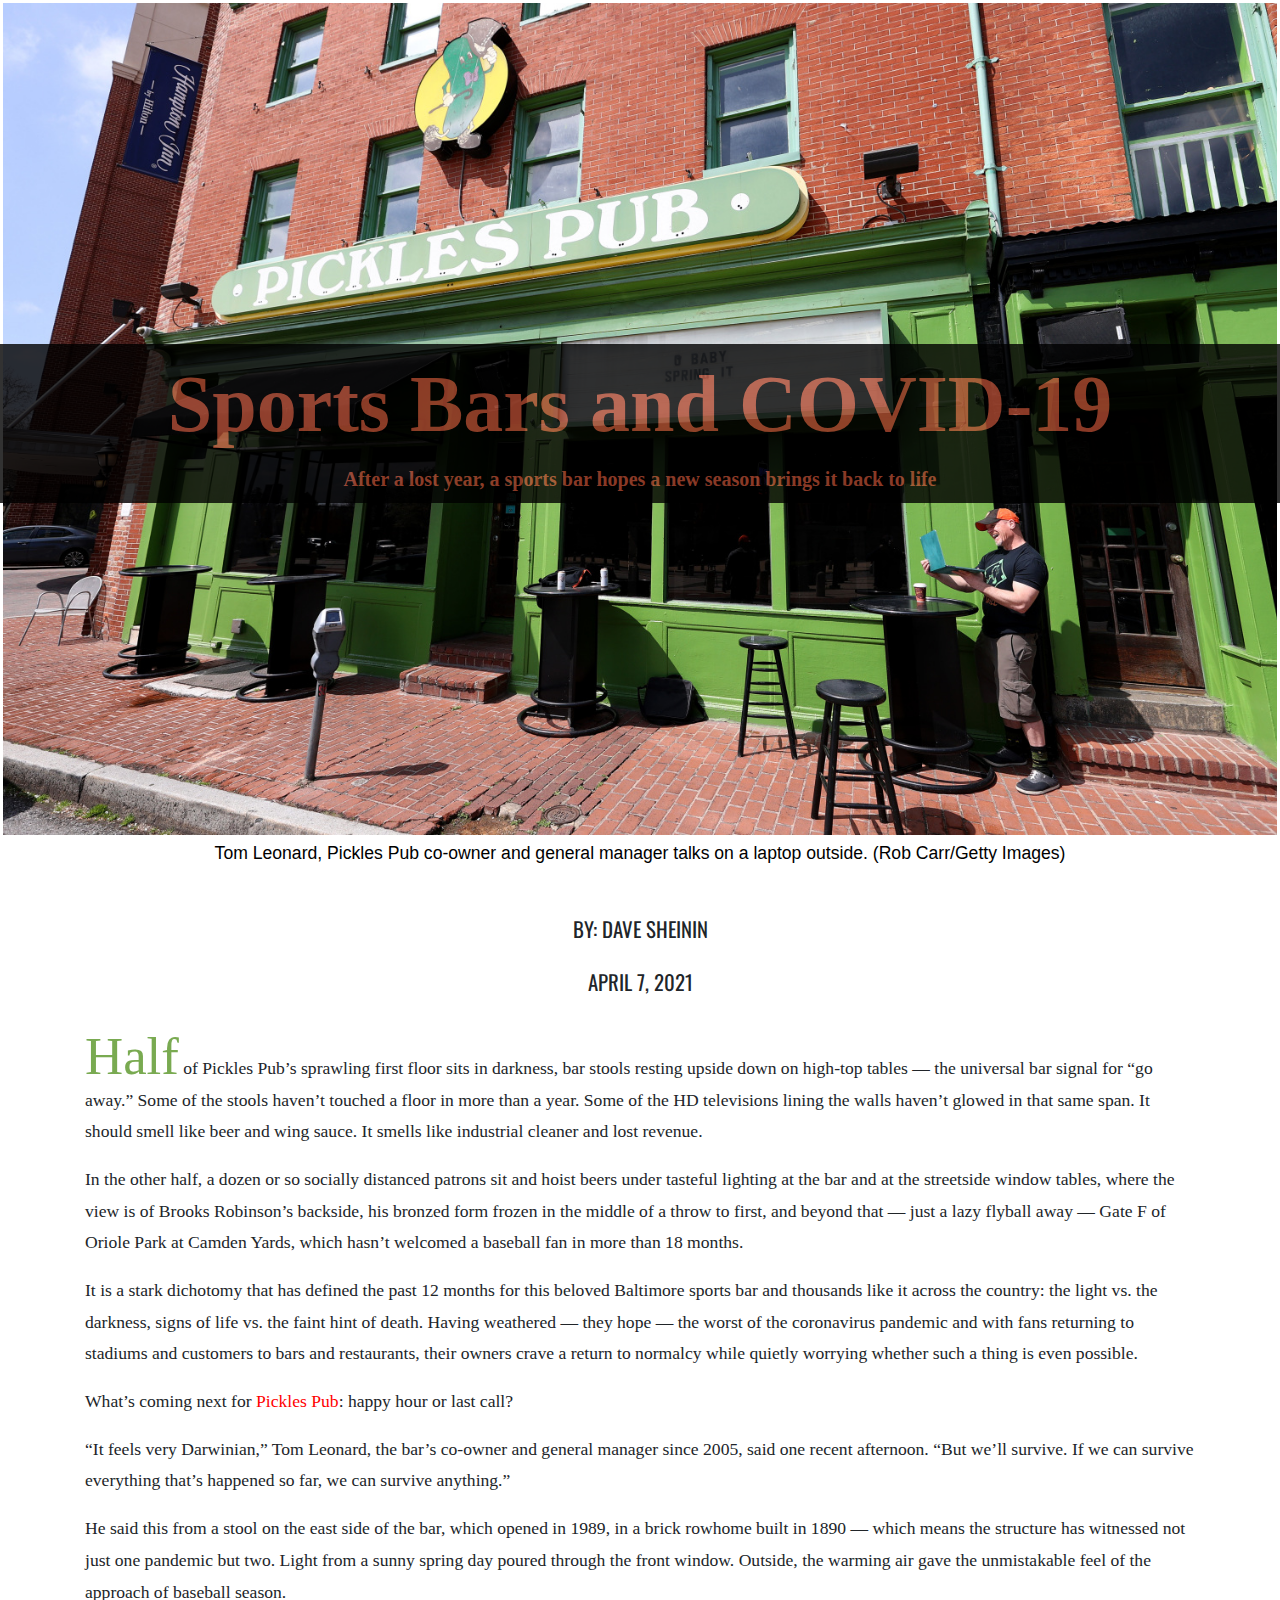
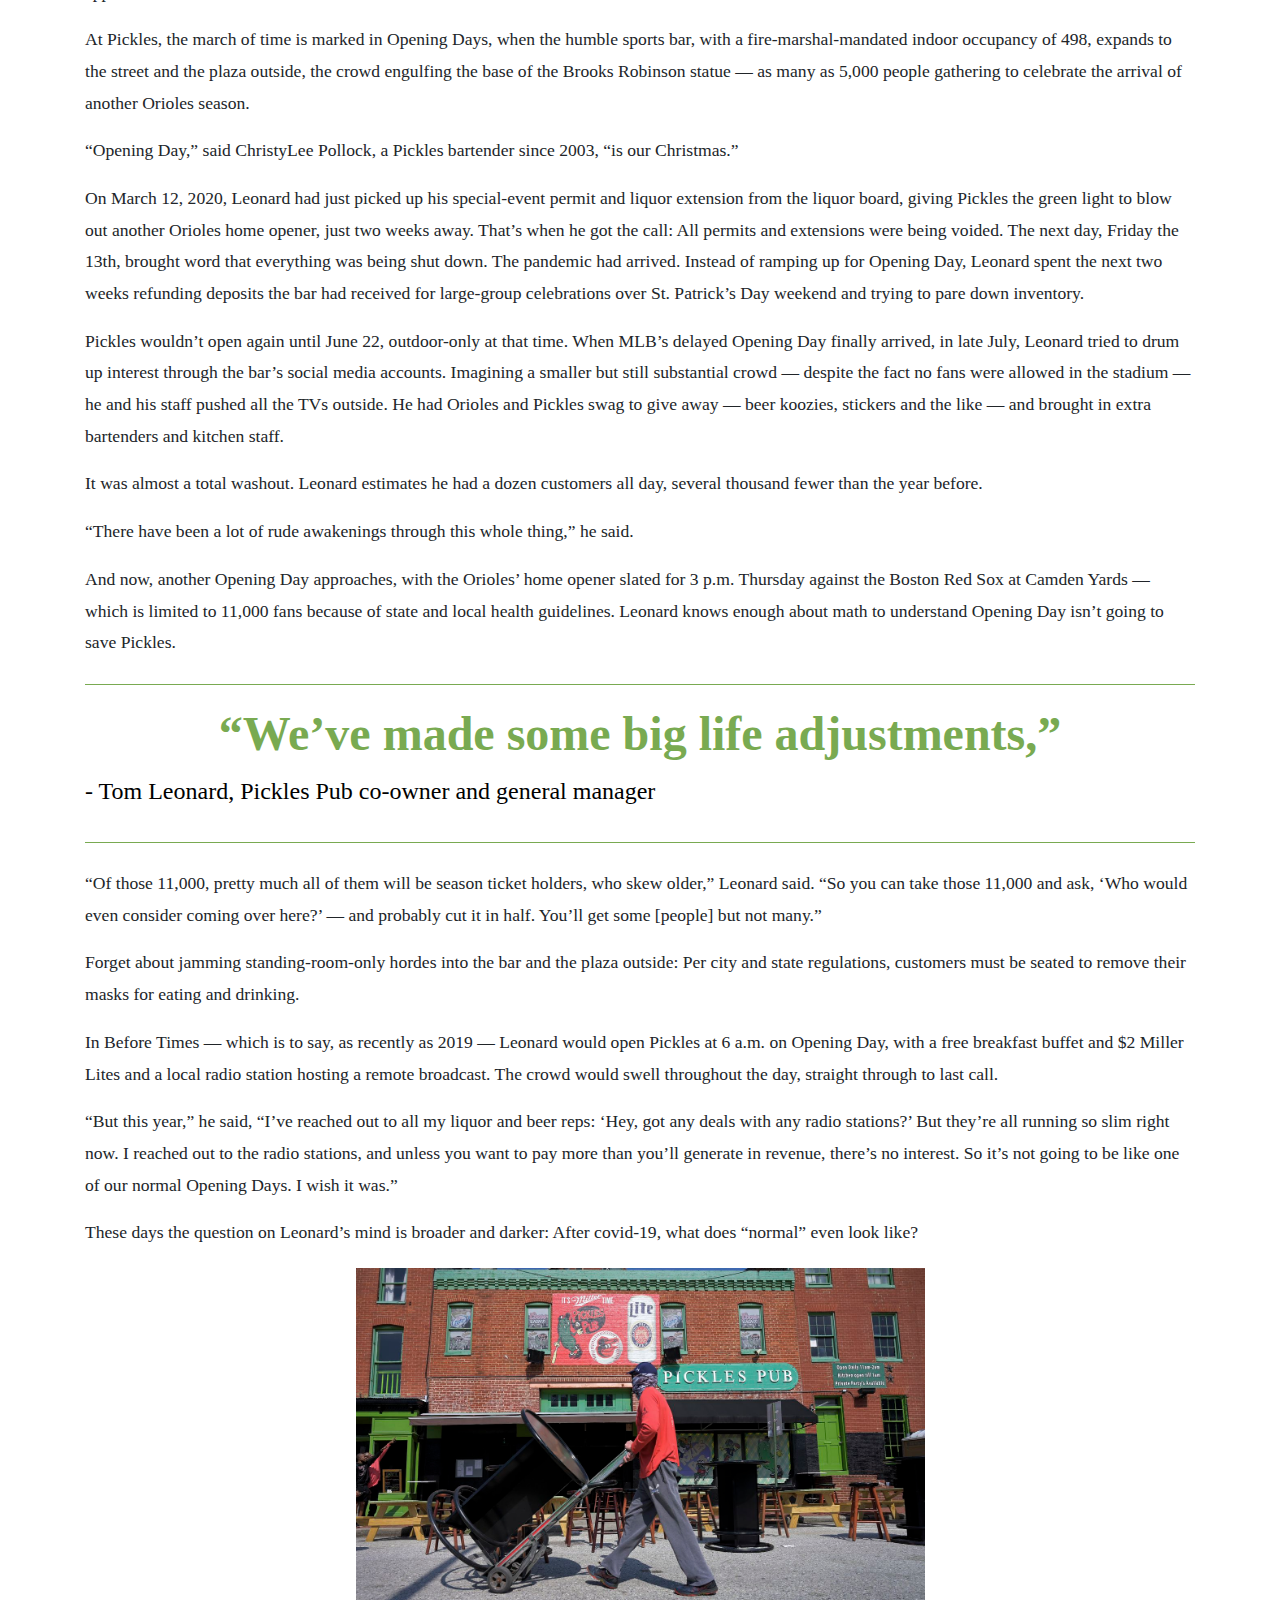
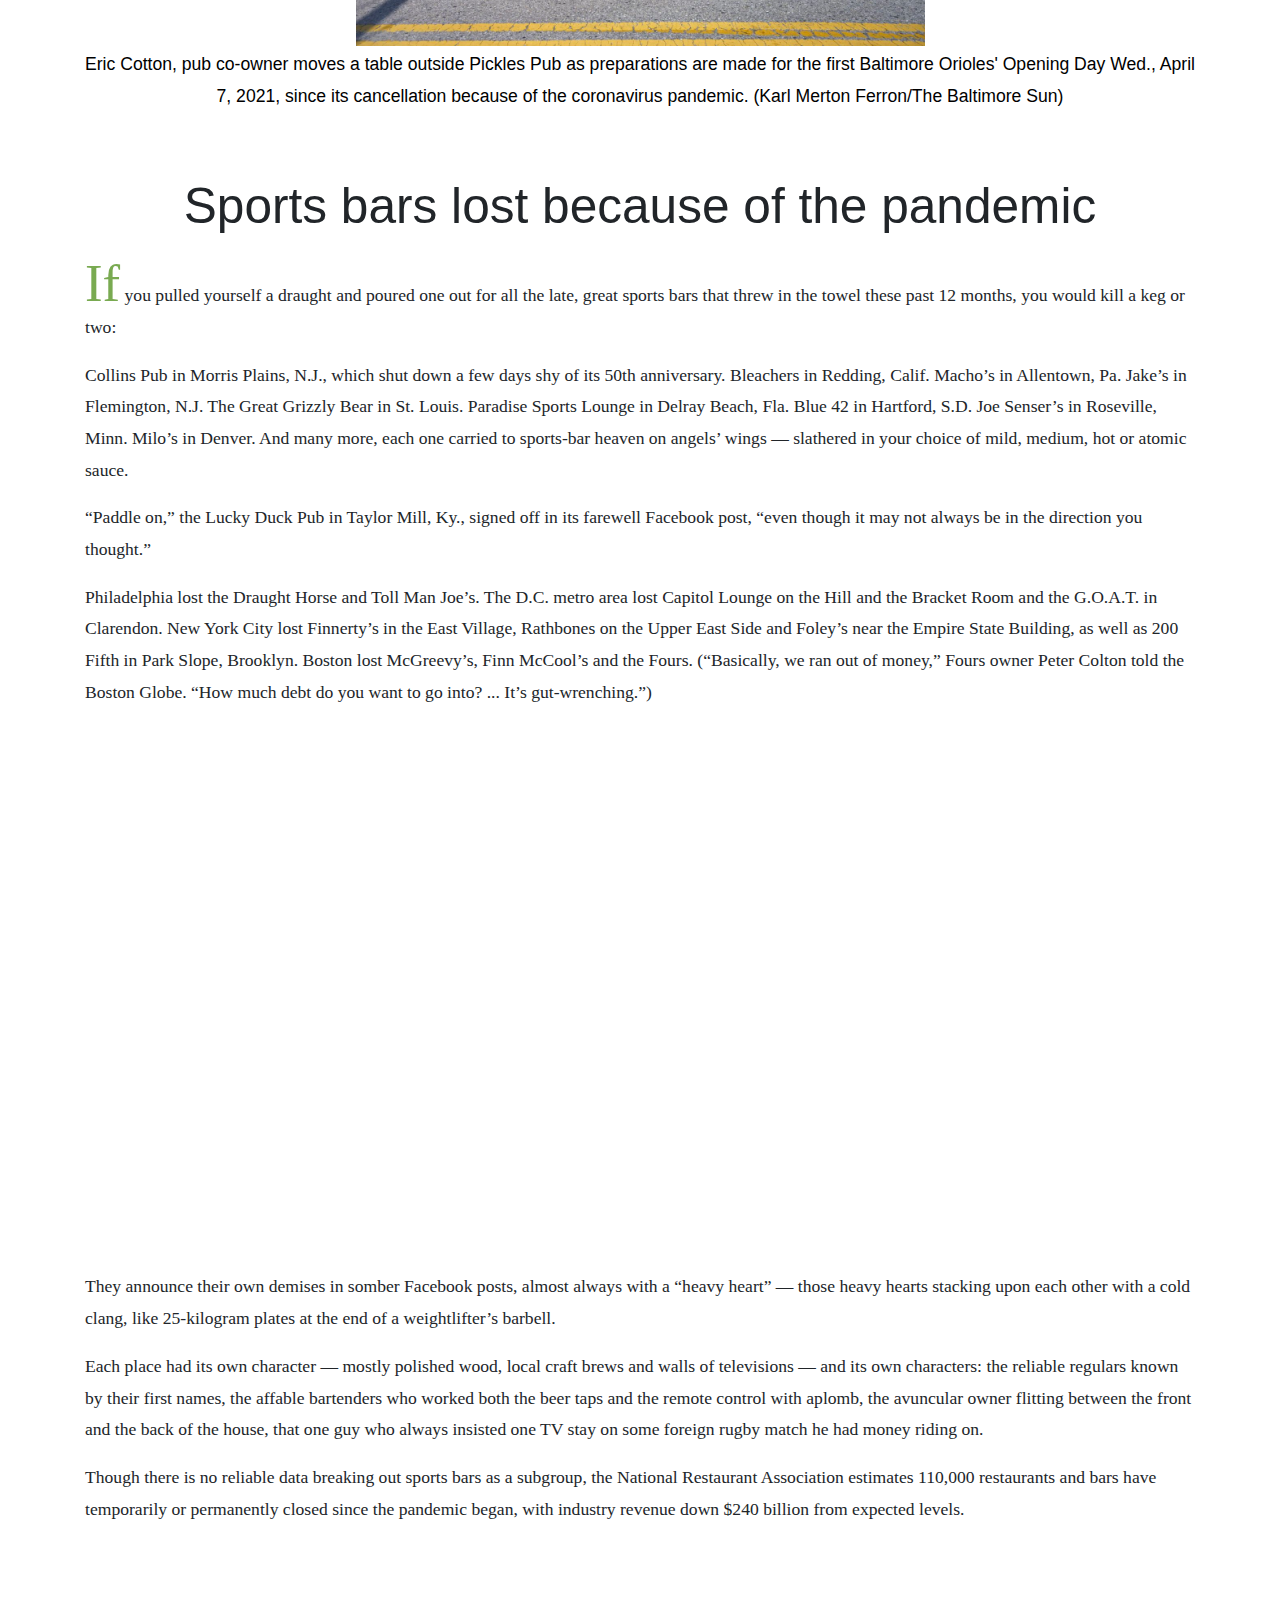
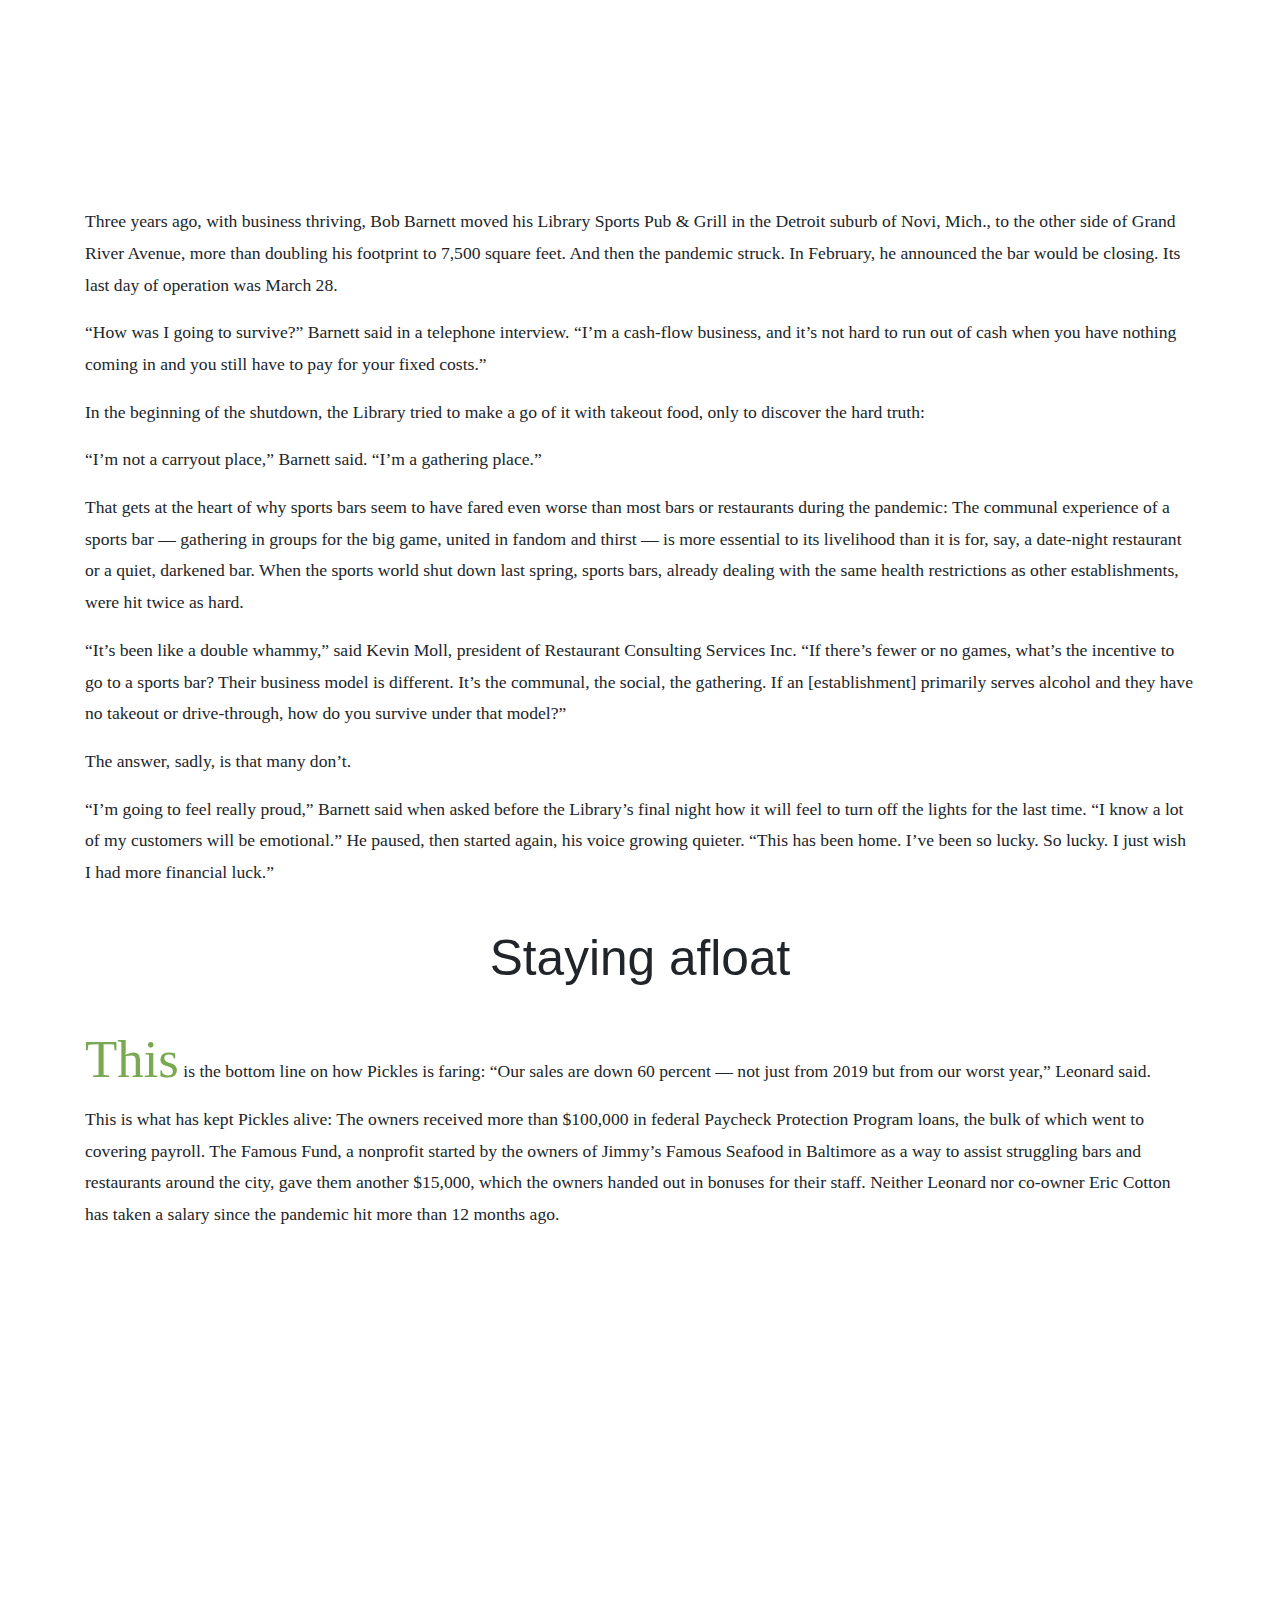
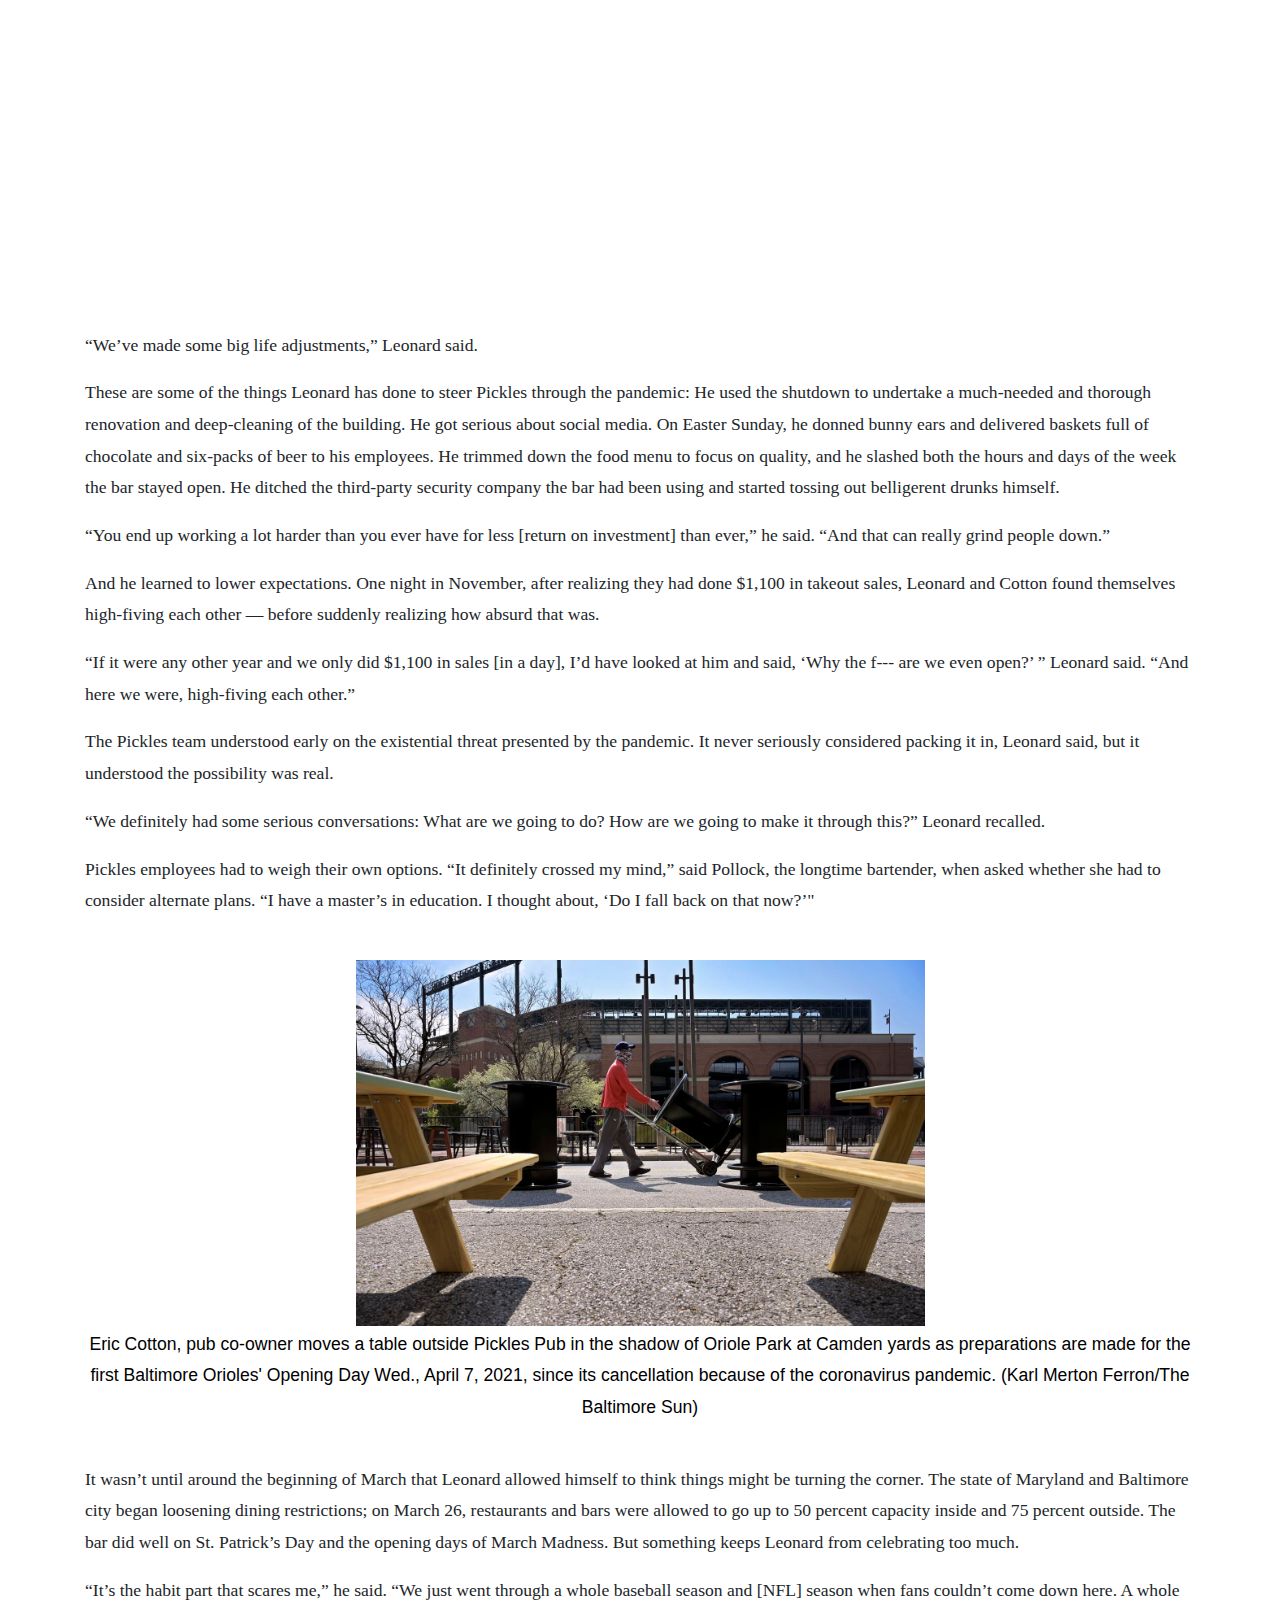
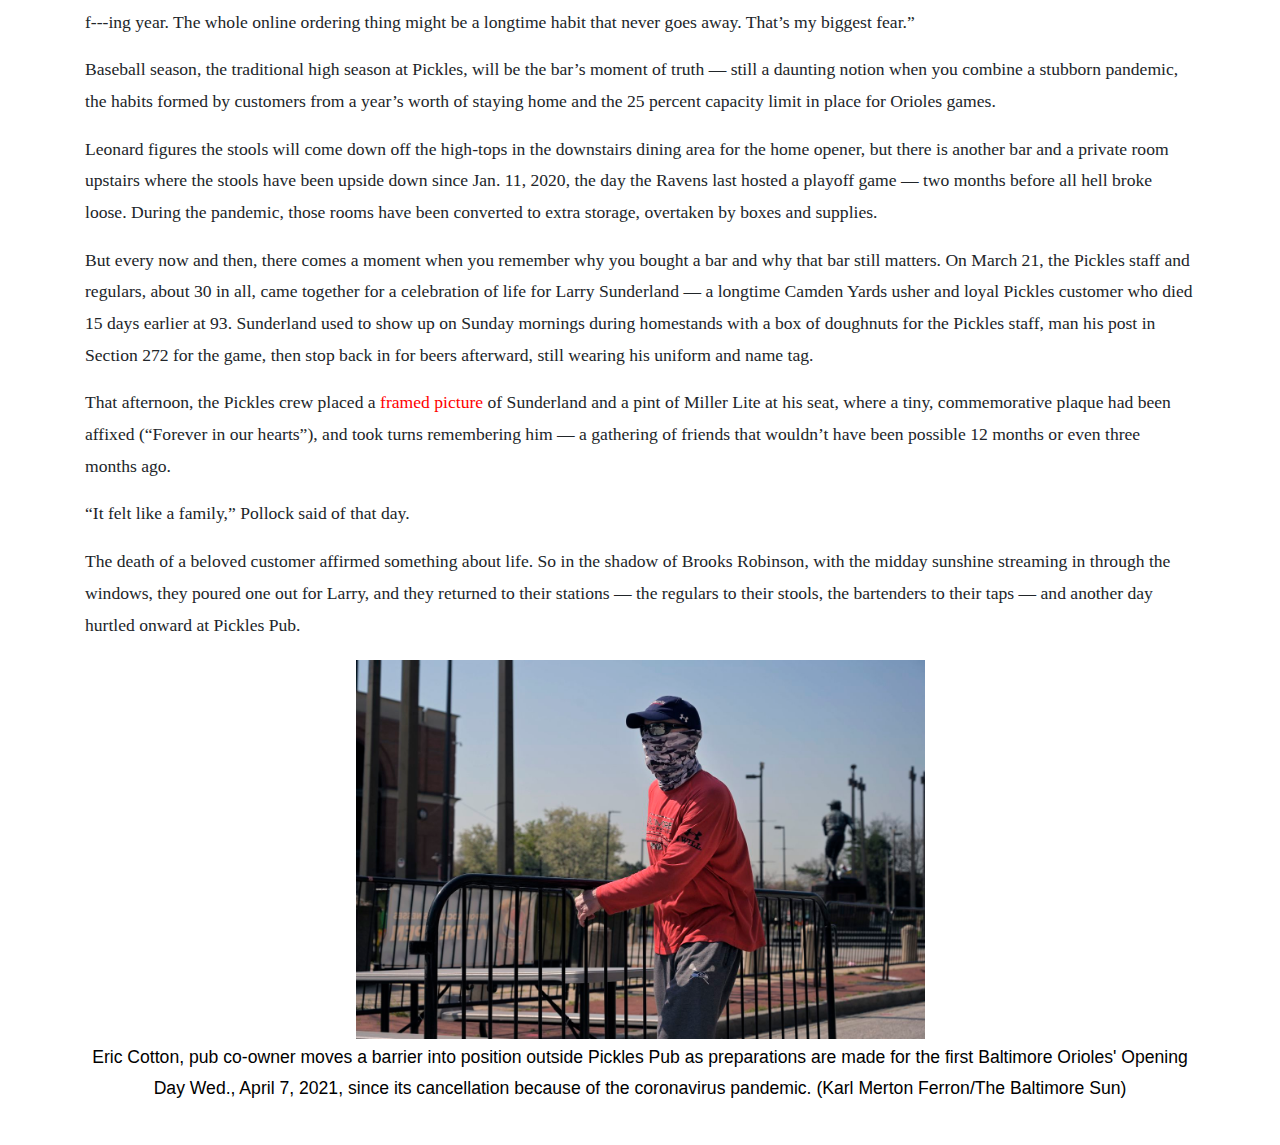
<file: data-viz-project/index.html>
<!doctype html>

<html lang="en">
<head>
  <meta charset="utf-8">
  <meta name="viewport" content="width=device-width, initial-scale=1, shrink-to-fit=no">

  <title>Covid's impact on sports bars</title>
  <meta name="description" content="Merrill College of Journalism, UMD">
  <meta name="author" content="Reese Levin">

  <!-- Bootstrap CSS -->
<link rel="stylesheet" href="https://stackpath.bootstrapcdn.com/bootstrap/4.4.1/css/bootstrap.min.css" integrity="sha384-Vkoo8x4CGsO3+Hhxv8T/Q5PaXtkKtu6ug5TOeNV6gBiFeWPGFN9MuhOf23Q9Ifjh" crossorigin="anonymous">

<!-- my stylesheet-->
<link rel="stylesheet" type="text/css" href="style.css">

<!--goolge fonts-->
<link href="https://fonts.googleapis.com/css2?family=Oswald:wght@400;700&display=swap" rel="stylesheet">


</head>
<body>



<div class="hero-container">
  <img src="Images/PicklesPub4.jpeg" class="hero-image">
<p class="figcaption">Tom Leonard, Pickles Pub co-owner and general manager talks on a laptop outside. (Rob Carr/Getty Images) </p>
  <div class="overlay">
    <div class="hero-hed">Sports Bars and COVID-19
    <div class="hero-sub">After a lost year, a sports bar hopes a new season brings it back to life <link href="https://fonts.googleapis.com/css2?family=Mukta&display=swap" rel="stylesheet">
    </div>
  </div>
</div>
</div>

  <!-- End NavBar -->
<div class="container">
    <br>


    <p class="byline">By: Dave Sheinin</p>
    <p class="byline">April 7, 2021</p>

  <br>

<p><span class="dropstyle">Half</span> of Pickles Pub’s sprawling first floor sits in darkness, bar stools resting upside down on high-top tables — the universal bar signal for “go away.” Some of the stools haven’t touched a floor in more than a year. Some of the HD televisions lining the walls haven’t glowed in that same span. It should smell like beer and wing sauce. It smells like industrial cleaner and lost revenue.</p>

<p>In the other half, a dozen or so socially distanced patrons sit and hoist beers under tasteful lighting at the bar and at the streetside window tables, where the view is of Brooks Robinson’s backside, his bronzed form frozen in the middle of a throw to first, and beyond that — just a lazy flyball away — Gate F of Oriole Park at Camden Yards, which hasn’t welcomed a baseball fan in more than 18 months.</p>

<p>It is a stark dichotomy that has defined the past 12 months for this beloved Baltimore sports bar and thousands like it across the country: the light vs. the darkness, signs of life vs. the faint hint of death. Having weathered — they hope — the worst of the coronavirus pandemic and with fans returning to stadiums and customers to bars and restaurants, their owners crave a return to normalcy while quietly worrying whether such a thing is even possible.</p>

<p>What’s coming next for <a href="https://www.picklespub.com/">Pickles Pub</a>: happy hour or last call?</p>

<p>“It feels very Darwinian,” Tom Leonard, the bar’s co-owner and general manager since 2005, said one recent afternoon. “But we’ll survive. If we can survive everything that’s happened so far, we can survive anything.”</p>

<p>He said this from a stool on the east side of the bar, which opened in 1989, in a brick rowhome built in 1890 — which means the structure has witnessed not just one pandemic but two. Light from a sunny spring day poured through the front window. Outside, the warming air gave the unmistakable feel of the approach of baseball season.</p>

<p>At Pickles, the march of time is marked in Opening Days, when the humble sports bar, with a fire-marshal-mandated indoor occupancy of 498, expands to the street and the plaza outside, the crowd engulfing the base of the Brooks Robinson statue — as many as 5,000 people gathering to celebrate the arrival of another Orioles season.</p>

<p>“Opening Day,” said ChristyLee Pollock, a Pickles bartender since 2003, “is our Christmas.”</p>

<p>On March 12, 2020, Leonard had just picked up his special-event permit and liquor extension from the liquor board, giving Pickles the green light to blow out another Orioles home opener, just two weeks away. That’s when he got the call: All permits and extensions were being voided. The next day, Friday the 13th, brought word that everything was being shut down. The pandemic had arrived. Instead of ramping up for Opening Day, Leonard spent the next two weeks refunding deposits the bar had received for large-group celebrations over St. Patrick’s Day weekend and trying to pare down inventory.</p>

<p>Pickles wouldn’t open again until June 22, outdoor-only at that time. When MLB’s delayed Opening Day finally arrived, in late July, Leonard tried to drum up interest through the bar’s social media accounts. Imagining a smaller but still substantial crowd — despite the fact no fans were allowed in the stadium — he and his staff pushed all the TVs outside. He had Orioles and Pickles swag to give away — beer koozies, stickers and the like — and brought in extra bartenders and kitchen staff.</p>

<p>It was almost a total washout. Leonard estimates he had a dozen customers all day, several thousand fewer than the year before.</p>

<p>“There have been a lot of rude awakenings through this whole thing,” he said.</p>

<p>And now, another Opening Day approaches, with the Orioles’ home opener slated for 3 p.m. Thursday against the Boston Red Sox at Camden Yards — which is limited to 11,000 fans because of state and local health guidelines. Leonard knows enough about math to understand Opening Day isn’t going to save Pickles.</p>

<div class="quote">
“We’ve made some big life adjustments,”
<p class="quote-attribution"> - Tom Leonard, Pickles Pub co-owner and general manager </p>
</div>

<p>“Of those 11,000, pretty much all of them will be season ticket holders, who skew older,” Leonard said. “So you can take those 11,000 and ask, ‘Who would even consider coming over here?’ — and probably cut it in half. You’ll get some [people] but not many.”</p>

<p>Forget about jamming standing-room-only hordes into the bar and the plaza outside: Per city and state regulations, customers must be seated to remove their masks for eating and drinking.</p>

<p>In Before Times — which is to say, as recently as 2019 — Leonard would open Pickles at 6 a.m. on Opening Day, with a free breakfast buffet and $2 Miller Lites and a local radio station hosting a remote broadcast. The crowd would swell throughout the day, straight through to last call.</p>

<p>“But this year,” he said, “I’ve reached out to all my liquor and beer reps: ‘Hey, got any deals with any radio stations?’ But they’re all running so slim right now. I reached out to the radio stations, and unless you want to pay more than you’ll generate in revenue, there’s no interest. So it’s not going to be like one of our normal Opening Days. I wish it was.”<p>

<p>These days the question on Leonard’s mind is broader and darker: After covid-19, what does “normal” even look like?</p>

<img src="Images/PicklesPub1 .jpeg" class="center">
<p class="figcaption"> Eric Cotton, pub co-owner moves a table outside Pickles Pub as preparations are made for the first Baltimore Orioles' Opening Day Wed., April 7, 2021, since its cancellation because of the coronavirus pandemic. (Karl Merton Ferron/The Baltimore Sun)</p>
<br>
<br>

<h1 class="header">Sports bars lost because of the pandemic</h1>
<br>
<p><span class="dropstyle">If</span> you pulled yourself a draught and poured one out for all the late, great sports bars that threw in the towel these past 12 months, you would kill a keg or two:</p>

<p>Collins Pub in Morris Plains, N.J., which shut down a few days shy of its 50th anniversary. Bleachers in Redding, Calif. Macho’s in Allentown, Pa. Jake’s in Flemington, N.J. The Great Grizzly Bear in St. Louis. Paradise Sports Lounge in Delray Beach, Fla. Blue 42 in Hartford, S.D. Joe Senser’s in Roseville, Minn. Milo’s in Denver. And many more, each one carried to sports-bar heaven on angels’ wings — slathered in your choice of mild, medium, hot or atomic sauce.</p>

<p>“Paddle on,” the Lucky Duck Pub in Taylor Mill, Ky., signed off in its farewell Facebook post, “even though it may not always be in the direction you thought.”</p>

<p>Philadelphia lost the Draught Horse and Toll Man Joe’s. The D.C. metro area lost Capitol Lounge on the Hill and the Bracket Room and the G.O.A.T. in Clarendon. New York City lost Finnerty’s in the East Village, Rathbones on the Upper East Side and Foley’s near the Empire State Building, as well as 200 Fifth in Park Slope, Brooklyn. Boston lost McGreevy’s, Finn McCool’s and the Fours. (“Basically, we ran out of money,” Fours owner Peter Colton told the Boston Globe. “How much debt do you want to go into? ... It’s gut-wrenching.”)</p>
<br>
<iframe title="Sports Bars that have shut down because of COVID-19 pandemic" aria-label="Map" id="datawrapper-chart-URr09" src="https://datawrapper.dwcdn.net/URr09/1/" scrolling="no" frameborder="0" style="width: 0; min-width: 100% !important; border: none;" height="492"></iframe><script type="text/javascript">!function(){"use strict";window.addEventListener("message",(function(a){if(void 0!==a.data["datawrapper-height"])for(var e in a.data["datawrapper-height"]){var t=document.getElementById("datawrapper-chart-"+e)||document.querySelector("iframe[src*='"+e+"']");t&&(t.style.height=a.data["datawrapper-height"][e]+"px")}}))}();
</script>
<br>
<br>

<p>They announce their own demises in somber Facebook posts, almost always with a “heavy heart” — those heavy hearts stacking upon each other with a cold clang, like 25-kilogram plates at the end of a weightlifter’s barbell.</p>

<p>Each place had its own character — mostly polished wood, local craft brews and walls of televisions — and its own characters: the reliable regulars known by their first names, the affable bartenders who worked both the beer taps and the remote control with aplomb, the avuncular owner flitting between the front and the back of the house, that one guy who always insisted one TV stay on some foreign rugby match he had money riding on.</p>

<p>Though there is no reliable data breaking out sports bars as a subgroup, the National Restaurant Association estimates 110,000 restaurants and bars have temporarily or permanently closed since the pandemic began, with industry revenue down $240 billion from expected levels.</p>
<br>
<br>
<iframe title="Effects of the pandemic on restaurants and sports bars" aria-label="Grouped Bars" id="datawrapper-chart-oJfXg" src="https://datawrapper.dwcdn.net/oJfXg/1/" scrolling="no" frameborder="0" style="width: 0; min-width: 100% !important; border: none;" height="186"></iframe><script type="text/javascript">!function(){"use strict";window.addEventListener("message",(function(a){if(void 0!==a.data["datawrapper-height"])for(var e in a.data["datawrapper-height"]){var t=document.getElementById("datawrapper-chart-"+e)||document.querySelector("iframe[src*='"+e+"']");t&&(t.style.height=a.data["datawrapper-height"][e]+"px")}}))}();
</script>
<br>
<br>

<p>Three years ago, with business thriving, Bob Barnett moved his Library Sports Pub & Grill in the Detroit suburb of Novi, Mich., to the other side of Grand River Avenue, more than doubling his footprint to 7,500 square feet. And then the pandemic struck. In February, he announced the bar would be closing. Its last day of operation was March 28.</p>

<p>“How was I going to survive?” Barnett said in a telephone interview. “I’m a cash-flow business, and it’s not hard to run out of cash when you have nothing coming in and you still have to pay for your fixed costs.”</p>

<p>In the beginning of the shutdown, the Library tried to make a go of it with takeout food, only to discover the hard truth:</p>

<p>“I’m not a carryout place,” Barnett said. “I’m a gathering place.”</p>

<p>That gets at the heart of why sports bars seem to have fared even worse than most bars or restaurants during the pandemic: The communal experience of a sports bar — gathering in groups for the big game, united in fandom and thirst — is more essential to its livelihood than it is for, say, a date-night restaurant or a quiet, darkened bar. When the sports world shut down last spring, sports bars, already dealing with the same health restrictions as other establishments, were hit twice as hard.</p>

<p>“It’s been like a double whammy,” said Kevin Moll, president of Restaurant Consulting Services Inc. “If there’s fewer or no games, what’s the incentive to go to a sports bar? Their business model is different. It’s the communal, the social, the gathering. If an [establishment] primarily serves alcohol and they have no takeout or drive-through, how do you survive under that model?”</p>

<p>The answer, sadly, is that many don’t.</p>

<p>“I’m going to feel really proud,” Barnett said when asked before the Library’s final night how it will feel to turn off the lights for the last time. “I know a lot of my customers will be emotional.” He paused, then started again, his voice growing quieter. “This has been home. I’ve been so lucky. So lucky. I just wish I had more financial luck.”</p>

<br>
<h1 class="header">Staying afloat</h1>
<br>
<br>
<p><span class="dropstyle">This</span> is the bottom line on how Pickles is faring: “Our sales are down 60 percent — not just from 2019 but from our worst year,” Leonard said.</p>

<p>This is what has kept Pickles alive: The owners received more than $100,000 in federal Paycheck Protection Program loans, the bulk of which went to covering payroll. The Famous Fund, a nonprofit started by the owners of Jimmy’s Famous Seafood in Baltimore as a way to assist struggling bars and restaurants around the city, gave them another $15,000, which the owners handed out in bonuses for their staff. Neither Leonard nor co-owner Eric Cotton has taken a salary since the pandemic hit more than 12 months ago.</p>
<br>

<iframe title="How Pickles Pub has stayed afloat" aria-label="chart" id="datawrapper-chart-Hpnr7" src="https://datawrapper.dwcdn.net/Hpnr7/3/" scrolling="no" frameborder="0" style="width: 0; min-width: 100% !important; border: none;" height="604"></iframe><script type="text/javascript">!function(){"use strict";window.addEventListener("message",(function(a){if(void 0!==a.data["datawrapper-height"])for(var e in a.data["datawrapper-height"]){var t=document.getElementById("datawrapper-chart-"+e)||document.querySelector("iframe[src*='"+e+"']");t&&(t.style.height=a.data["datawrapper-height"][e]+"px")}}))}();
</script>
<br>
<br>
<br>
<p>“We’ve made some big life adjustments,” Leonard said.</p>

<p>These are some of the things Leonard has done to steer Pickles through the pandemic: He used the shutdown to undertake a much-needed and thorough renovation and deep-cleaning of the building. He got serious about social media. On Easter Sunday, he donned bunny ears and delivered baskets full of chocolate and six-packs of beer to his employees. He trimmed down the food menu to focus on quality, and he slashed both the hours and days of the week the bar stayed open. He ditched the third-party security company the bar had been using and started tossing out belligerent drunks himself.</p>

<p>“You end up working a lot harder than you ever have for less [return on investment] than ever,” he said. “And that can really grind people down.”</p>

<p>And he learned to lower expectations. One night in November, after realizing they had done $1,100 in takeout sales, Leonard and Cotton found themselves high-fiving each other — before suddenly realizing how absurd that was.</p>

<p>“If it were any other year and we only did $1,100 in sales [in a day], I’d have looked at him and said, ‘Why the f--- are we even open?’ ” Leonard said. “And here we were, high-fiving each other.”</p>

<p>The Pickles team understood early on the existential threat presented by the pandemic. It never seriously considered packing it in, Leonard said, but it understood the possibility was real.</p>

<p>“We definitely had some serious conversations: What are we going to do? How are we going to make it through this?” Leonard recalled.</p>

<p>Pickles employees had to weigh their own options. “It definitely crossed my mind,” said Pollock, the longtime bartender, when asked whether she had to consider alternate plans. “I have a master’s in education. I thought about, ‘Do I fall back on that now?’"</p>
<br>
<img src="Images/PicklesPub2.jpeg" class="center">
<p class="figcaption">Eric Cotton, pub co-owner moves a table outside Pickles Pub in the shadow of Oriole Park at Camden yards as preparations are made for the first Baltimore Orioles' Opening Day Wed., April 7, 2021, since its cancellation because of the coronavirus pandemic. (Karl Merton Ferron/The Baltimore Sun)</p>
<br>

<p>It wasn’t until around the beginning of March that Leonard allowed himself to think things might be turning the corner. The state of Maryland and Baltimore city began loosening dining restrictions; on March 26, restaurants and bars were allowed to go up to 50 percent capacity inside and 75 percent outside. The bar did well on St. Patrick’s Day and the opening days of March Madness. But something keeps Leonard from celebrating too much.</p>

<p>“It’s the habit part that scares me,” he said. “We just went through a whole baseball season and [NFL] season when fans couldn’t come down here. A whole f---ing year. The whole online ordering thing might be a longtime habit that never goes away. That’s my biggest fear.”</p>

<p>Baseball season, the traditional high season at Pickles, will be the bar’s moment of truth — still a daunting notion when you combine a stubborn pandemic, the habits formed by customers from a year’s worth of staying home and the 25 percent capacity limit in place for Orioles games.</p>

<p>Leonard figures the stools will come down off the high-tops in the downstairs dining area for the home opener, but there is another bar and a private room upstairs where the stools have been upside down since Jan. 11, 2020, the day the Ravens last hosted a playoff game — two months before all hell broke loose. During the pandemic, those rooms have been converted to extra storage, overtaken by boxes and supplies.</p>

<p>But every now and then, there comes a moment when you remember why you bought a bar and why that bar still matters. On March 21, the Pickles staff and regulars, about 30 in all, came together for a celebration of life for Larry Sunderland — a longtime Camden Yards usher and loyal Pickles customer who died 15 days earlier at 93. Sunderland used to show up on Sunday mornings during homestands with a box of doughnuts for the Pickles staff, man his post in Section 272 for the game, then stop back in for beers afterward, still wearing his uniform and name tag.</p>

<p>That afternoon, the Pickles crew placed a <a href="https://www.instagram.com/p/CMsAEz6r5V7/?igshid=1tglm6d8onau3">framed picture</a> of Sunderland and a pint of Miller Lite at his seat, where a tiny, commemorative plaque had been affixed (“Forever in our hearts”), and took turns remembering him — a gathering of friends that wouldn’t have been possible 12 months or even three months ago.</p>

<p>“It felt like a family,” Pollock said of that day.</p>

<p>The death of a beloved customer affirmed something about life. So in the shadow of Brooks Robinson, with the midday sunshine streaming in through the windows, they poured one out for Larry, and they returned to their stations — the regulars to their stools, the bartenders to their taps — and another day hurtled onward at Pickles Pub.</p>

<img src="Images/PicklesPub3.jpeg" class="center">
<p class="figcaption"> Eric Cotton, pub co-owner moves a barrier into position outside Pickles Pub as preparations are made for the first Baltimore Orioles' Opening Day Wed., April 7, 2021, since its cancellation because of the coronavirus pandemic. (Karl Merton Ferron/The Baltimore Sun)</p>

<p></p>

<br>


</div>
  <!-- jQuery first, then Popper.js, then Bootstrap JS -->
  <script src="https://code.jquery.com/jquery-3.4.1.slim.min.js" integrity="sha384-J6qa4849blE2+poT4WnyKhv5vZF5SrPo0iEjwBvKU7imGFAV0wwj1yYfoRSJoZ+n" crossorigin="anonymous"></script>
  <script src="https://cdn.jsdelivr.net/npm/popper.js@1.16.0/dist/umd/popper.min.js" integrity="sha384-Q6E9RHvbIyZFJoft+2mJbHaEWldlvI9IOYy5n3zV9zzTtmI3UksdQRVvoxMfooAo" crossorigin="anonymous"></script>
  <script src="https://stackpath.bootstrapcdn.com/bootstrap/4.4.1/js/bootstrap.min.js" integrity="sha384-wfSDF2E50Y2D1uUdj0O3uMBJnjuUD4Ih7YwaYd1iqfktj0Uod8GCExl3Og8ifwB6" crossorigin="anonymous"></script>

</body>
</html>
</file>
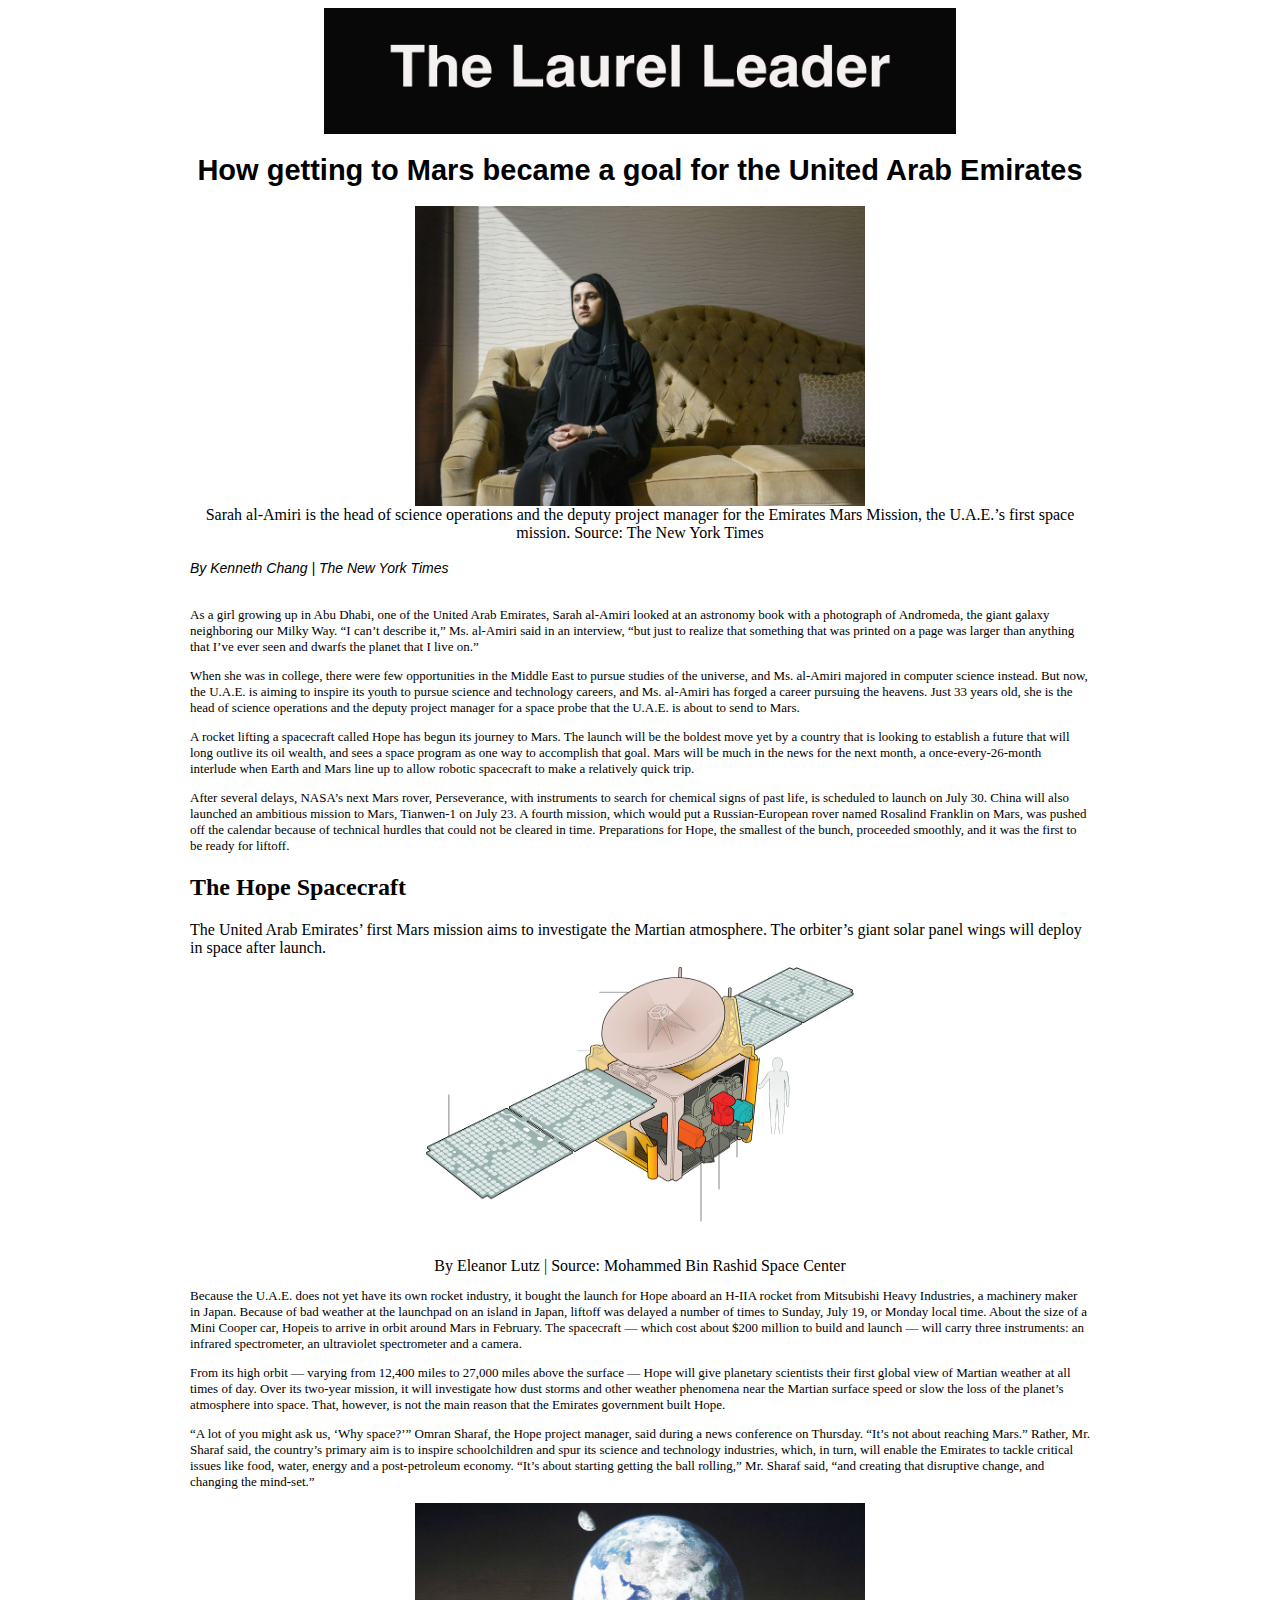
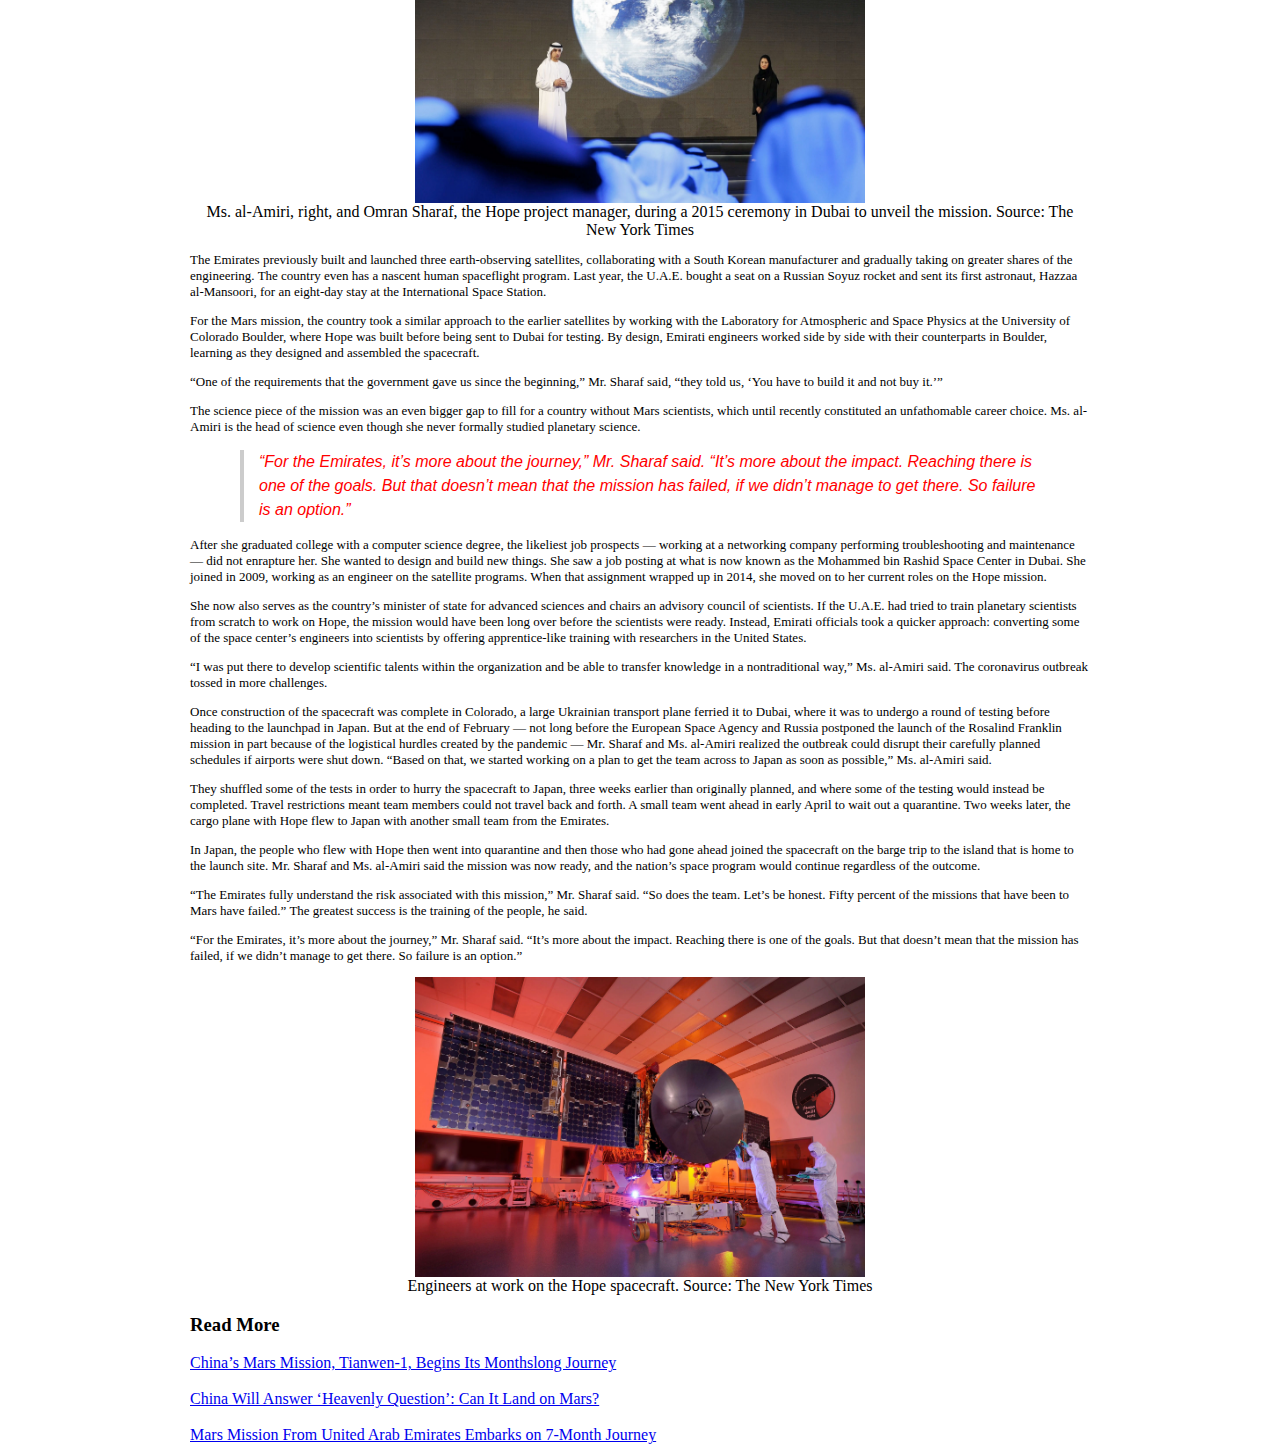
<file: LevinLayout/index.html>
<!doctype html>
<html lang="en">

<head>
  <title>Midterm Review</title>
  <link rel="stylesheet" type="text/css" href="stylesheet.css">
</head>

<body>
  <img src="Images/Header.jpg" class="center"></img>

  <div id="content">

<h1>How getting to Mars became a goal for the United Arab Emirates</h1>
<img src="Images/uae-mars1.jpg" height="300" width="550" class="center"></img>
<figcaption>Sarah al-Amiri is the head of science operations and the deputy project manager for the
  Emirates Mars Mission, the U.A.E.’s first space mission. Source: The New York Times</figcaption>
<br>
<div id="byline"> By Kenneth Chang | The New York Times </div>
<br>
<p>
As a girl growing up in Abu Dhabi, one of the United Arab Emirates, Sarah al-Amiri looked at an astronomy book with a photograph of Andromeda, the giant galaxy neighboring our Milky Way.
“I can’t describe it,” Ms. al-Amiri said in an interview, “but just to realize that something that was printed on a page was larger than anything that I’ve ever seen and dwarfs the planet that I live on.” </p>

<p>
When she was in college, there were few opportunities in the Middle East to pursue studies of the universe, and Ms. al-Amiri majored in computer science instead. But now, the U.A.E. is aiming to inspire its youth to pursue science and technology careers, and Ms. al-Amiri has forged a career pursuing the heavens.
Just 33 years old, she is the head of science operations and the deputy project manager for a space probe that the U.A.E. is about to send to Mars.</p>

<p>
A rocket lifting a spacecraft called Hope has begun its journey to Mars. The launch will be the boldest move yet by a country that is looking to establish a future that will long outlive its oil wealth, and sees a space program as one way to accomplish that goal.
Mars will be much in the news for the next month, a once-every-26-month interlude when Earth and Mars line up to allow robotic spacecraft to make a relatively quick trip.</p>

<p>
After several delays, NASA’s next Mars rover, Perseverance, with instruments to search for chemical signs of past life, is scheduled to launch on July 30. China will also launched an ambitious mission to Mars, Tianwen-1 on July 23.
A fourth mission, which would put a Russian-European rover named Rosalind Franklin on Mars, was pushed off the calendar because of technical hurdles that could not be cleared in time.
Preparations for Hope, the smallest of the bunch, proceeded smoothly, and it was the first to be ready for liftoff.</p>

<h2>The Hope Spacecraft</h2>

The United Arab Emirates’ first Mars mission aims to investigate the Martian atmosphere. The orbiter’s giant solar panel wings will deploy in space after launch.
<img src="Images/hope-spacecraft-graphic.gif" alt="The United Arab Emirates’ first Mars mission aims to investigate the Martian atmosphere. The orbiter’s giant solar panel wings will deploy in space after launch." height="300" width="550" class="center"></img>

<figcaption>By Eleanor Lutz | Source: Mohammed Bin Rashid Space Center</figcaption>

<p>
Because the U.A.E. does not yet have its own rocket industry, it bought the launch for Hope aboard an H-IIA rocket from Mitsubishi Heavy Industries, a machinery maker in Japan. Because of bad weather at the launchpad on an island in Japan, liftoff was delayed a number of times to Sunday, July 19, or Monday local time.
About the size of a Mini Cooper car, Hopeis to arrive in orbit around Mars in February. The spacecraft — which cost about $200 million to build and launch — will carry three instruments: an infrared spectrometer, an ultraviolet spectrometer and a camera.</p>

<p>
From its high orbit — varying from 12,400 miles to 27,000 miles above the surface — Hope will give planetary scientists their first global view of Martian weather at all times of day. Over its two-year mission, it will investigate how dust storms and other weather phenomena near the Martian surface speed or slow the loss of the planet’s atmosphere into space.
That, however, is not the main reason that the Emirates government built Hope.</p>

<p>
“A lot of you might ask us, ‘Why space?’” Omran Sharaf, the Hope project manager, said during a news conference on Thursday. “It’s not about reaching Mars.”
Rather, Mr. Sharaf said, the country’s primary aim is to inspire schoolchildren and spur its science and technology industries, which, in turn, will enable the Emirates to tackle critical issues like food, water, energy and a post-petroleum economy.
“It’s about starting getting the ball rolling,” Mr. Sharaf said, “and creating that disruptive change, and changing the mind-set.”</p>

<img src="Images/uae-mars2.jpg" height="300" width="550" class="center">
<figcaption>Ms. al-Amiri, right, and Omran Sharaf, the Hope project manager, during a 2015 ceremony in Dubai to unveil the mission. Source: The New York Times</figcaption>

<p>
The Emirates previously built and launched three earth-observing satellites, collaborating with a South Korean manufacturer and gradually taking on greater shares of the engineering. The country even has a nascent human spaceflight program. Last year, the U.A.E. bought a seat on a Russian Soyuz rocket and sent its first astronaut, Hazzaa al-Mansoori, for an eight-day stay at the International Space Station.</p>

<p>
For the Mars mission, the country took a similar approach to the earlier satellites by working with the Laboratory for Atmospheric and Space Physics at the University of Colorado Boulder, where Hope was built before being sent to Dubai for testing.
By design, Emirati engineers worked side by side with their counterparts in Boulder, learning as they designed and assembled the spacecraft.</p>

<p>
“One of the requirements that the government gave us since the beginning,” Mr. Sharaf said, “they told us, ‘You have to build it and not buy it.’”</p>

<p>
The science piece of the mission was an even bigger gap to fill for a country without Mars scientists, which until recently constituted an unfathomable career choice.
Ms. al-Amiri is the head of science even though she never formally studied planetary science.</p>

<blockquote> “For the Emirates, it’s more about the journey,” Mr. Sharaf said. “It’s more about the impact. Reaching there is one of the goals. But that doesn’t mean that the mission has failed, if we didn’t manage to get there. So failure is an option.” </blockquote>

<p>
After she graduated college with a computer science degree, the likeliest job prospects — working at a networking company performing troubleshooting and maintenance — did not enrapture her. She wanted to design and build new things.
She saw a job posting at what is now known as the Mohammed bin Rashid Space Center in Dubai. She joined in 2009, working as an engineer on the satellite programs. When that assignment wrapped up in 2014, she moved on to her current roles on the Hope mission.

<p>
She now also serves as the country’s minister of state for advanced sciences and chairs an advisory council of scientists. If the U.A.E. had tried to train planetary scientists from scratch to work on Hope, the mission would have been long over before the scientists were ready. Instead, Emirati officials took a quicker approach: converting some of the space center’s engineers into scientists by offering apprentice-like training with researchers in the United States.</p>

<p>
“I was put there to develop scientific talents within the organization and be able to transfer knowledge in a nontraditional way,” Ms. al-Amiri said.
The coronavirus outbreak tossed in more challenges.</p>

<p>
Once construction of the spacecraft was complete in Colorado, a large Ukrainian transport plane ferried it to Dubai, where it was to undergo a round of testing before heading to the launchpad in Japan.
But at the end of February — not long before the European Space Agency and Russia postponed the launch of the Rosalind Franklin mission in part because of the logistical hurdles created by the pandemic — Mr. Sharaf and Ms. al-Amiri realized the outbreak could disrupt their carefully planned schedules if airports were shut down.
“Based on that, we started working on a plan to get the team across to Japan as soon as possible,” Ms. al-Amiri said.</p>

<p>
They shuffled some of the tests in order to hurry the spacecraft to Japan, three weeks earlier than originally planned, and where some of the testing would instead be completed.
Travel restrictions meant team members could not travel back and forth. A small team went ahead in early April to wait out a quarantine. Two weeks later, the cargo plane with Hope flew to Japan with another small team from the Emirates.</p>

<p>
In Japan, the people who flew with Hope then went into quarantine and then those who had gone ahead joined the spacecraft on the barge trip to the island that is home to the launch site.
Mr. Sharaf and Ms. al-Amiri said the mission was now ready, and the nation’s space program would continue regardless of the outcome.</p>

<p>
“The Emirates fully understand the risk associated with this mission,” Mr. Sharaf said. “So does the team. Let’s be honest. Fifty percent of the missions that have been to Mars have failed.”
The greatest success is the training of the people, he said.</p>

<p>
“For the Emirates, it’s more about the journey,” Mr. Sharaf said. “It’s more about the impact. Reaching there is one of the goals. But that doesn’t mean that the mission has failed, if we didn’t manage to get there. So failure is an option.” </p>

<img src="Images/uae-mars3.jpg" height="300" width="550" class="center"></img>
<figcaption>Engineers at work on the Hope spacecraft. Source: The New York Times</figcaption>

<h3>Read More</h3>
<a href="https://www.nytimes.com/2020/07/22/science/mars-china-launch.html?action=click&block=associated_collection_recirc&impression_id=8fa169b0-cd41-11ea-9e45-6dfedec6de97&index=0&pgtype=Article&region=footer">China’s Mars Mission, Tianwen-1, Begins Its Monthslong Journey</a>
<br>
<br>
<a href="https://www.nytimes.com/2020/07/22/science/china-mars-mission.html?action=click&block=associated_collection_recirc&impression_id=8fa169b1-cd41-11ea-9e45-6dfedec6de97&index=1&pgtype=Article&region=footer">China Will Answer ‘Heavenly Question’: Can It Land on Mars?</a>
<br>
<br>
<a href="https://www.nytimes.com/2020/07/19/science/emirates-mars-mission.html?action=click&block=associated_collection_recirc&impression_id=8fa169b2-cd41-11ea-9e45-6dfedec6de97&index=2&pgtype=Article&region=footer">Mars Mission From United Arab Emirates Embarks on 7-Month Journey</a>
</div>

</body>

</html>
</file>
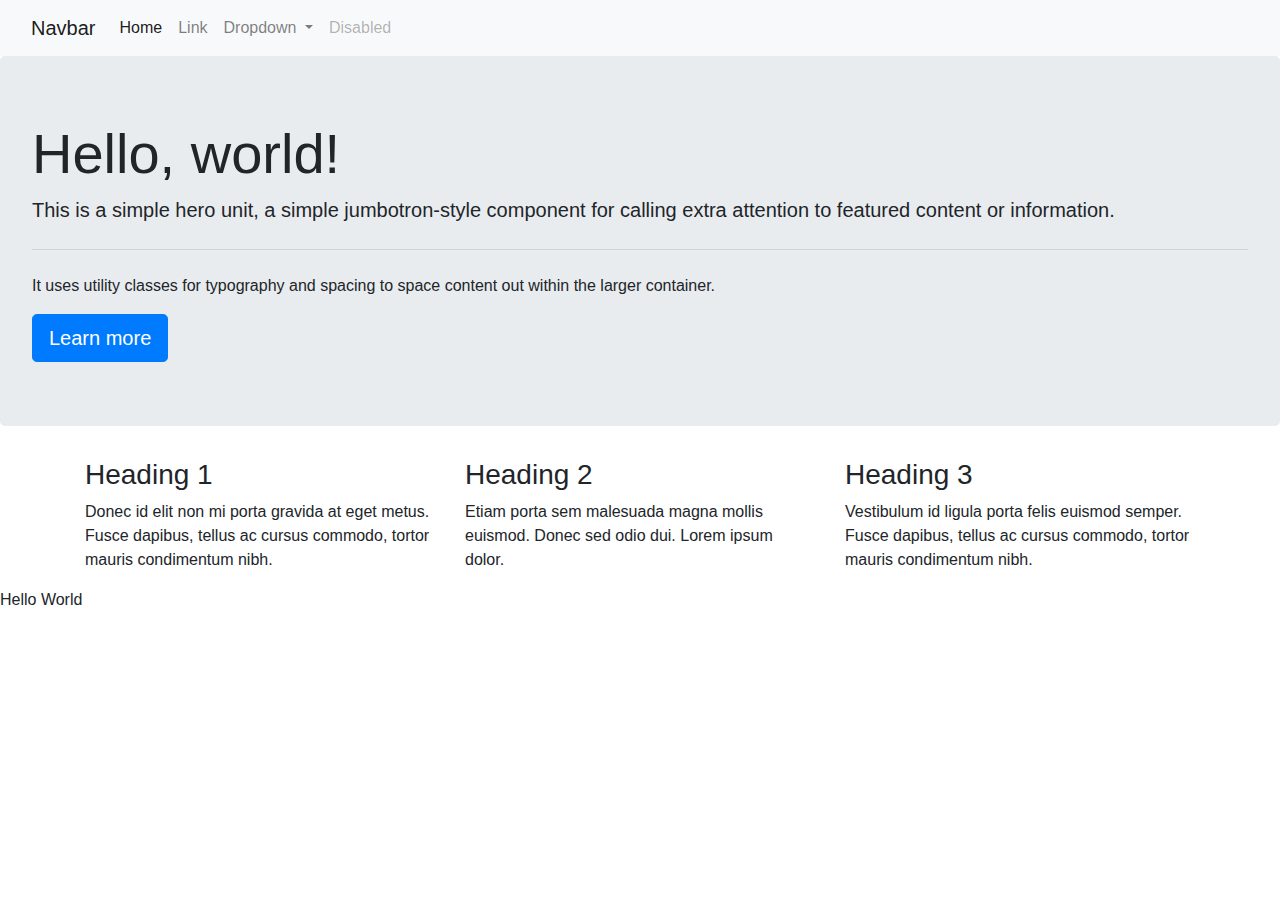
<file: bootstrap.template.html>
<!doctype html>
<html lang="en">

<head>
 <meta name="viewport" content="width=device-width, initial-scale=1.0">
 <title>Bootstrap Template</title>
 <!-- Bootstrap CSS -->
 <link rel="stylesheet" href="https://stackpath.bootstrapcdn.com/bootstrap/4.4.1/css/bootstrap.min.css" integrity="sha384-Vkoo8x4CGsO3+Hhxv8T/Q5PaXtkKtu6ug5TOeNV6gBiFeWPGFN9MuhOf23Q9Ifjh" crossorigin="anonymous">


</head>

<body>

<!--- Start Bootstrap nav -->
  <nav class="navbar navbar-expand-lg navbar-light bg-light">
    <div class="container-fluid">
      <a class="navbar-brand" href="#">Navbar</a>
      <button class="navbar-toggler" type="button" data-bs-toggle="collapse" data-bs-target="#navbarSupportedContent" aria-controls="navbarSupportedContent" aria-expanded="false" aria-label="Toggle navigation">
        <span class="navbar-toggler-icon"></span>
      </button>
      <div class="collapse navbar-collapse" id="navbarSupportedContent">
        <ul class="navbar-nav me-auto mb-2 mb-lg-0">
          <li class="nav-item">
            <a class="nav-link active" aria-current="page" href="#">Home</a>
          </li>
          <li class="nav-item">
            <a class="nav-link" href="#">Link</a>
          </li>
          <li class="nav-item dropdown">
            <a class="nav-link dropdown-toggle" href="#" id="navbarDropdown" role="button" data-bs-toggle="dropdown" aria-expanded="false">
              Dropdown
            </a>
            <ul class="dropdown-menu" aria-labelledby="navbarDropdown">
              <li><a class="dropdown-item" href="#">Action</a></li>
              <li><a class="dropdown-item" href="#">Another action</a></li>
              <li><hr class="dropdown-divider"></li>
              <li><a class="dropdown-item" href="#">Something else here</a></li>
            </ul>
          </li>
          <li class="nav-item">
            <a class="nav-link disabled" href="#" tabindex="-1" aria-disabled="true">Disabled</a>
          </li>
        </ul>
        </form>
      </div>
    </div>
  </nav>

<!---End Bootstrap nav -->


<div class="jumbotron">
 <h1 class="display-4">Hello, world!</h1>
 <p class="lead">This is a simple hero unit, a simple jumbotron-style component for calling extra attention to featured content or information.</p>
 <hr class="my-4">
 <p>It uses utility classes for typography and spacing to space content out within the larger container.</p>
 <a class="btn btn-primary btn-lg" href="#" role="button">Learn more</a>
</div>


<div class="container">


</div class="row">

<div class="container">
        <div class="row">

                <div class="col-md-4">
                        <h3>Heading 1</h3>
                        <p>Donec id elit non mi porta gravida at eget metus. Fusce dapibus, tellus ac cursus commodo, tortor mauris condimentum nibh.</p>
                </div>


                <div class="col-md-4">
                        <h3>Heading 2</h3>
                        <p>Etiam porta sem malesuada magna mollis euismod. Donec sed odio dui. Lorem ipsum dolor.</p>
                </div>

                <div class="col-md-4">
                        <h3>Heading 3</h3>
                        <p>Vestibulum id ligula porta felis euismod semper. Fusce dapibus, tellus ac cursus commodo, tortor mauris condimentum nibh.</p>
                </div>
        </div>
</div>



</div>

Hello World



<!-- jQuery first, then Popper.js, then Bootstrap JS -->
<script src="https://code.jquery.com/jquery-3.4.1.slim.min.js" integrity="sha384-J6qa4849blE2+poT4WnyKhv5vZF5SrPo0iEjwBvKU7imGFAV0wwj1yYfoRSJoZ+n" crossorigin="anonymous"></script>
<script src="https://cdn.jsdelivr.net/npm/popper.js@1.16.0/dist/umd/popper.min.js" integrity="sha384-Q6E9RHvbIyZFJoft+2mJbHaEWldlvI9IOYy5n3zV9zzTtmI3UksdQRVvoxMfooAo" crossorigin="anonymous"></script>
<script src="https://stackpath.bootstrapcdn.com/bootstrap/4.4.1/js/bootstrap.min.js" integrity="sha384-wfSDF2E50Y2D1uUdj0O3uMBJnjuUD4Ih7YwaYd1iqfktj0Uod8GCExl3Og8ifwB6" crossorigin="anonymous"></script>

</body>

</html>
</file>
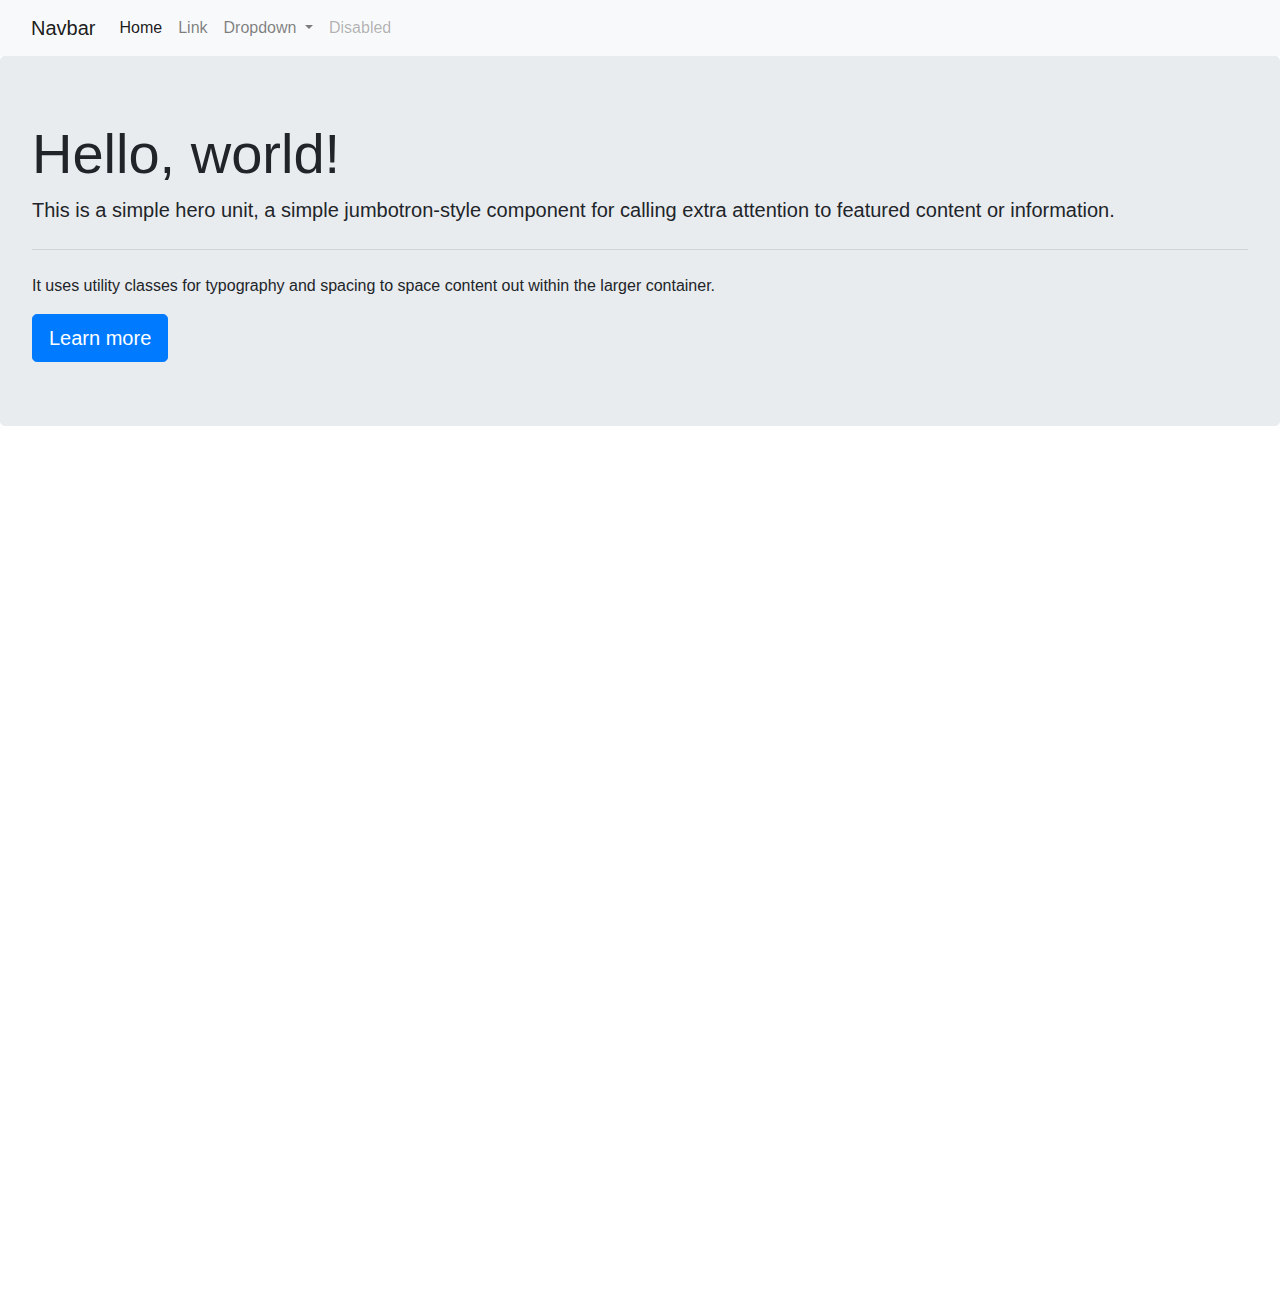
<file: data-viz/inclass-graphics.html>
<!doctype html>
<html lang="en">

<head>
 <meta name="viewport" content="width=device-width, initial-scale=1.0">
 <title>Bootstrap Template</title>
 <!-- Bootstrap CSS -->
 <link rel="stylesheet" href="https://stackpath.bootstrapcdn.com/bootstrap/4.4.1/css/bootstrap.min.css" integrity="sha384-Vkoo8x4CGsO3+Hhxv8T/Q5PaXtkKtu6ug5TOeNV6gBiFeWPGFN9MuhOf23Q9Ifjh" crossorigin="anonymous">


</head>

<body>

<!--- Start Bootstrap nav -->
  <nav class="navbar navbar-expand-lg navbar-light bg-light">
    <div class="container-fluid">
      <a class="navbar-brand" href="#">Navbar</a>
      <button class="navbar-toggler" type="button" data-bs-toggle="collapse" data-bs-target="#navbarSupportedContent" aria-controls="navbarSupportedContent" aria-expanded="false" aria-label="Toggle navigation">
        <span class="navbar-toggler-icon"></span>
      </button>
      <div class="collapse navbar-collapse" id="navbarSupportedContent">
        <ul class="navbar-nav me-auto mb-2 mb-lg-0">
          <li class="nav-item">
            <a class="nav-link active" aria-current="page" href="#">Home</a>
          </li>
          <li class="nav-item">
            <a class="nav-link" href="#">Link</a>
          </li>
          <li class="nav-item dropdown">
            <a class="nav-link dropdown-toggle" href="#" id="navbarDropdown" role="button" data-bs-toggle="dropdown" aria-expanded="false">
              Dropdown
            </a>
            <ul class="dropdown-menu" aria-labelledby="navbarDropdown">
              <li><a class="dropdown-item" href="#">Action</a></li>
              <li><a class="dropdown-item" href="#">Another action</a></li>
              <li><hr class="dropdown-divider"></li>
              <li><a class="dropdown-item" href="#">Something else here</a></li>
            </ul>
          </li>
          <li class="nav-item">
            <a class="nav-link disabled" href="#" tabindex="-1" aria-disabled="true">Disabled</a>
          </li>
        </ul>
        </form>
      </div>
    </div>
  </nav>

<!---End Bootstrap nav -->


<div class="jumbotron">
 <h1 class="display-4">Hello, world!</h1>
 <p class="lead">This is a simple hero unit, a simple jumbotron-style component for calling extra attention to featured content or information.</p>
 <hr class="my-4">
 <p>It uses utility classes for typography and spacing to space content out within the larger container.</p>
 <a class="btn btn-primary btn-lg" href="#" role="button">Learn more</a>
</div>


<div class="container">


</div class="row">

<div class="container">
        <div class="row">

                </div>
                <iframe title="Baltimore has more than its share of heat-related deaths in Maryland" aria-label="Interactive line chart" id="datawrapper-chart-8uYYO" src="https://datawrapper.dwcdn.net/8uYYO/1/" scrolling="no" frameborder="0" style="width: 0; min-width: 100% !important; border: none;" height="400"></iframe><script type="text/javascript">!function(){"use strict";window.addEventListener("message",(function(a){if(void 0!==a.data["datawrapper-height"])for(var e in a.data["datawrapper-height"]){var t=document.getElementById("datawrapper-chart-"+e)||document.querySelector("iframe[src*='"+e+"']");t&&(t.style.height=a.data["datawrapper-height"][e]+"px")}}))}();
                </script>
                <br>
                <br>
                <iframe title="Projected number of extreme heat events in Maryland for the year 2040" aria-label="Map" id="datawrapper-chart-GPxxo" src="https://datawrapper.dwcdn.net/GPxxo/1/" scrolling="no" frameborder="0" style="width: 0; min-width: 100% !important; border: none;" height="415"></iframe><script type="text/javascript">!function(){"use strict";window.addEventListener("message",(function(a){if(void 0!==a.data["datawrapper-height"])for(var e in a.data["datawrapper-height"]){var t=document.getElementById("datawrapper-chart-"+e)||document.querySelector("iframe[src*='"+e+"']");t&&(t.style.height=a.data["datawrapper-height"][e]+"px")}}))}();
                </script>



</div>




<!-- jQuery first, then Popper.js, then Bootstrap JS -->
<script src="https://code.jquery.com/jquery-3.4.1.slim.min.js" integrity="sha384-J6qa4849blE2+poT4WnyKhv5vZF5SrPo0iEjwBvKU7imGFAV0wwj1yYfoRSJoZ+n" crossorigin="anonymous"></script>
<script src="https://cdn.jsdelivr.net/npm/popper.js@1.16.0/dist/umd/popper.min.js" integrity="sha384-Q6E9RHvbIyZFJoft+2mJbHaEWldlvI9IOYy5n3zV9zzTtmI3UksdQRVvoxMfooAo" crossorigin="anonymous"></script>
<script src="https://stackpath.bootstrapcdn.com/bootstrap/4.4.1/js/bootstrap.min.js" integrity="sha384-wfSDF2E50Y2D1uUdj0O3uMBJnjuUD4Ih7YwaYd1iqfktj0Uod8GCExl3Og8ifwB6" crossorigin="anonymous"></script>

</body>

</html>
</file>
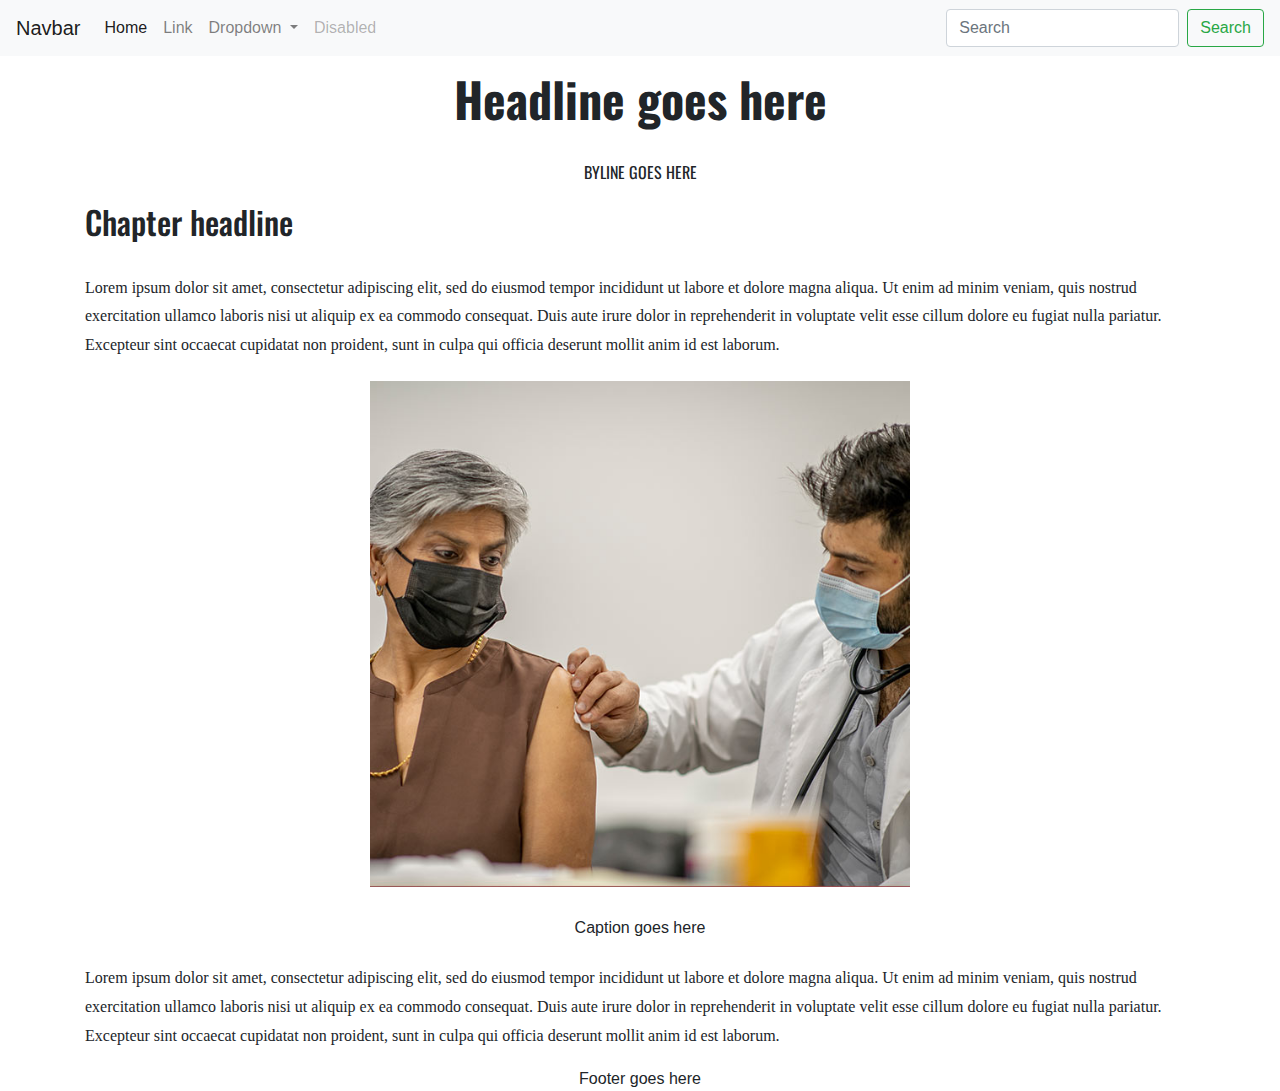
<file: html-frame/html-frame.html>
<!doctype html>

<html lang="en">
<head>
  <meta charset="utf-8">
  <meta name="viewport" content="width=device-width, initial-scale=1, shrink-to-fit=no">

  <title>Bootstrap Template</title>
  <meta name="description" content="Merrill College of Journalism, UMD">
  <meta name="author" content="Reese Levin">

  <!-- Bootstrap CSS -->
<link rel="stylesheet" href="https://stackpath.bootstrapcdn.com/bootstrap/4.4.1/css/bootstrap.min.css" integrity="sha384-Vkoo8x4CGsO3+Hhxv8T/Q5PaXtkKtu6ug5TOeNV6gBiFeWPGFN9MuhOf23Q9Ifjh" crossorigin="anonymous">

<!-- my stylesheet-->
<link rel="stylesheet" type="text/css" href="style.css">

<!--goolge fonts-->
<link href="https://fonts.googleapis.com/css2?family=Oswald:wght@400;700&display=swap" rel="stylesheet">


</head>
<body>

  <!-- NavBar -->
  <nav class="navbar navbar-expand-lg navbar-light bg-light">
    <a class="navbar-brand" href="#">Navbar</a>
    <button class="navbar-toggler" type="button" data-toggle="collapse" data-target="#navbarSupportedContent" aria-controls="navbarSupportedContent" aria-expanded="false" aria-label="Toggle navigation">
      <span class="navbar-toggler-icon"></span>
    </button>

    <div class="collapse navbar-collapse" id="navbarSupportedContent">
      <ul class="navbar-nav mr-auto">
        <li class="nav-item active">
          <a class="nav-link" href="#">Home <span class="sr-only">(current)</span></a>
        </li>
        <li class="nav-item">
          <a class="nav-link" href="#">Link</a>
        </li>
        <li class="nav-item dropdown">
          <a class="nav-link dropdown-toggle" href="#" id="navbarDropdown" role="button" data-toggle="dropdown" aria-haspopup="true" aria-expanded="false">
            Dropdown
          </a>
          <div class="dropdown-menu" aria-labelledby="navbarDropdown">
            <a class="dropdown-item" href="#">Action</a>
            <a class="dropdown-item" href="#">Another action</a>
            <div class="dropdown-divider"></div>
            <a class="dropdown-item" href="#">Something else here</a>
          </div>
        </li>
        <li class="nav-item">
          <a class="nav-link disabled" href="#" tabindex="-1" aria-disabled="true">Disabled</a>
        </li>
      </ul>
      <form class="form-inline my-2 my-lg-0">
        <input class="form-control mr-sm-2" type="search" placeholder="Search" aria-label="Search">
        <button class="btn btn-outline-success my-2 my-sm-0" type="submit">Search</button>
      </form>
    </div>
  </nav>
  <!-- End NavBar -->


<div class="container">

  <p class="headline">Headline goes here </p>

  <p class="byline">Byline goes here </p>

<h1 class="header">Chapter headline </h1>
<br>

<p>Lorem ipsum dolor sit amet, consectetur adipiscing elit, sed do eiusmod tempor incididunt ut labore et dolore magna aliqua. Ut enim ad minim veniam, quis nostrud exercitation ullamco laboris nisi ut aliquip ex ea commodo consequat. Duis aute irure dolor in reprehenderit in voluptate velit esse cillum dolore eu fugiat nulla pariatur. Excepteur sint occaecat cupidatat non proident, sunt in culpa qui officia deserunt mollit anim id est laborum.</p>

<img src="images/Shot.jpeg" class="center">
<br>
<figcaption>Caption goes here</figcaption>
<br>

<p>Lorem ipsum dolor sit amet, consectetur adipiscing elit, sed do eiusmod tempor incididunt ut labore et dolore magna aliqua. Ut enim ad minim veniam, quis nostrud exercitation ullamco laboris nisi ut aliquip ex ea commodo consequat. Duis aute irure dolor in reprehenderit in voluptate velit esse cillum dolore eu fugiat nulla pariatur. Excepteur sint occaecat cupidatat non proident, sunt in culpa qui officia deserunt mollit anim id est laborum.</p>





<footer>Footer goes here </footer>

</div>
  <!-- jQuery first, then Popper.js, then Bootstrap JS -->
  <script src="https://code.jquery.com/jquery-3.4.1.slim.min.js" integrity="sha384-J6qa4849blE2+poT4WnyKhv5vZF5SrPo0iEjwBvKU7imGFAV0wwj1yYfoRSJoZ+n" crossorigin="anonymous"></script>
  <script src="https://cdn.jsdelivr.net/npm/popper.js@1.16.0/dist/umd/popper.min.js" integrity="sha384-Q6E9RHvbIyZFJoft+2mJbHaEWldlvI9IOYy5n3zV9zzTtmI3UksdQRVvoxMfooAo" crossorigin="anonymous"></script>
  <script src="https://stackpath.bootstrapcdn.com/bootstrap/4.4.1/js/bootstrap.min.js" integrity="sha384-wfSDF2E50Y2D1uUdj0O3uMBJnjuUD4Ih7YwaYd1iqfktj0Uod8GCExl3Og8ifwB6" crossorigin="anonymous"></script>

</body>
</html>
</file>
<file: data-viz-project/style.css>
.headline{
  font-size:3em;
  font-weight: 700;
  text-align: center;
  font-family:'Oswald', sans-serif;
}

.byline{
  font-size:1.3em;
  text-transform: uppercase;
  font-family:'Oswald', sans-serif;
  text-align: center;
}

p{
font-family: georgia, serif;
font-size: 1.1em;
line-height: 180%
}


.header{
  font-size:3.1em;
  font-weight: 350 bold;
  font-family: sans-serif;
  text-align: center;
}

img{
  display: block;
  padding: 3px;
  margin-left: auto;
  margin-right: auto;
  width: 575px;
}


.figcaption{
  font-family: sans-serif;
  text-align: center;
  color: #000000;
  width:100%;
}

.nav-logo{
  color: #fff;
  margin:0 auto;
  font-weight: 800;
  text-transform:uppercase;
}

/* Hero image */


.hero-container {
  position:relative;
  text-align:center;
  color:#F0F2F2;
}

.hero-image {
  width: 100%;
}

.overlay {
  position:absolute;
  top:39.5%;
  width:100%;
  background:#000;
  opacity:.8;

}

.hero-hed{
  font-family:"PT Sans", serif;
  font-weight: bold;
  font-size:5em;
  margin:0 auto;
  padding-bottom:9px;
  color:#AC4830


}

.hero-sub{
  font-family: "Montserrat", serif;
  font-size:.25em;
  margin:0 auto;
}


/* Quote */

.quote {
  font-family: "Montserrat", serif;
  color:#79AA51;
  font-size:3em;
  font-weight:650;
  text-align:center;
  padding: 13px 0 13px 0;
  border-top:1.5px solid #79AA51;
  border-bottom:1.5px solid #79AA51;
  margin-top:25px;
  margin-bottom:25px;
}

.quote-attribution{
  font-size:.5em;
  font-family: serif;
  font-weight: 100;
  text-align: left;
  color:#000;
}

.dropstyle{
  color: #79AA51;
  font-size: 3em;
}

.h2 {
  color:#EB220E;
}


/* unvisited link */
a:link{
 color: red;
}

/* visited link */
a:visited {
 color: #79AA51;
}

/* mouse over link */
a:hover {
 color: hotpink;
}


@media(max-width:700px) {
  p{
    padding-left:20px;
    padding-right:10px;
  }

  .hero-hed {
    font-size:1.5em;
  }
</file>
<file: LevinLayout/stylesheet.css>
#content {
  width: 900px;
  margin:0 auto;
}


.center {
  display: block;
  margin-left: auto;
  margin-right: auto;
  width: 50%;
}


h1{
font-family: Helvetica, sans-serif;
font-size: 29px;
font-weight: bold;
text-align: center;
}

#byline {
font-family: Helvetica,sans-serif;
font-size: 14px;
font-style: italic;
}

p{
font-family: Georgia, serif;
font-size: 13px;
}

blockquote {
font: 16px/24px normal helvetica, sans-serif;
font-style: italic;
margin-top: 15px;
margin-bottom: 15px;
color: red;
margin-left: 50px;
padding-left: 15px;
border-left: 4px solid #ccc;
}

figcaption{
  text-align: center;
}
</file>
<file: html-frame/style.css>
.headline{
  font-size:3em;
  font-weight: 700;
  text-align: center;
  font-family:'Oswald', sans-serif;
}

.byline{
  font-size:1em;
  text-transform: uppercase;
  font-family:'Oswald', sans-serif;
  text-align: center;
}

p{
font-family:georgia, serif;
line-height: 180%
}

h1{
  font-size:2em;
  font-weight: 500;
  font-family:'Oswald', sans-serif;
}

img{
  display: block;
  padding: 5px;
  margin-left: auto;
  margin-right: auto;
  width: 550px;
}


footer{
  text-align: center;
}

figcaption{
  text-align: center;
}
</file>
